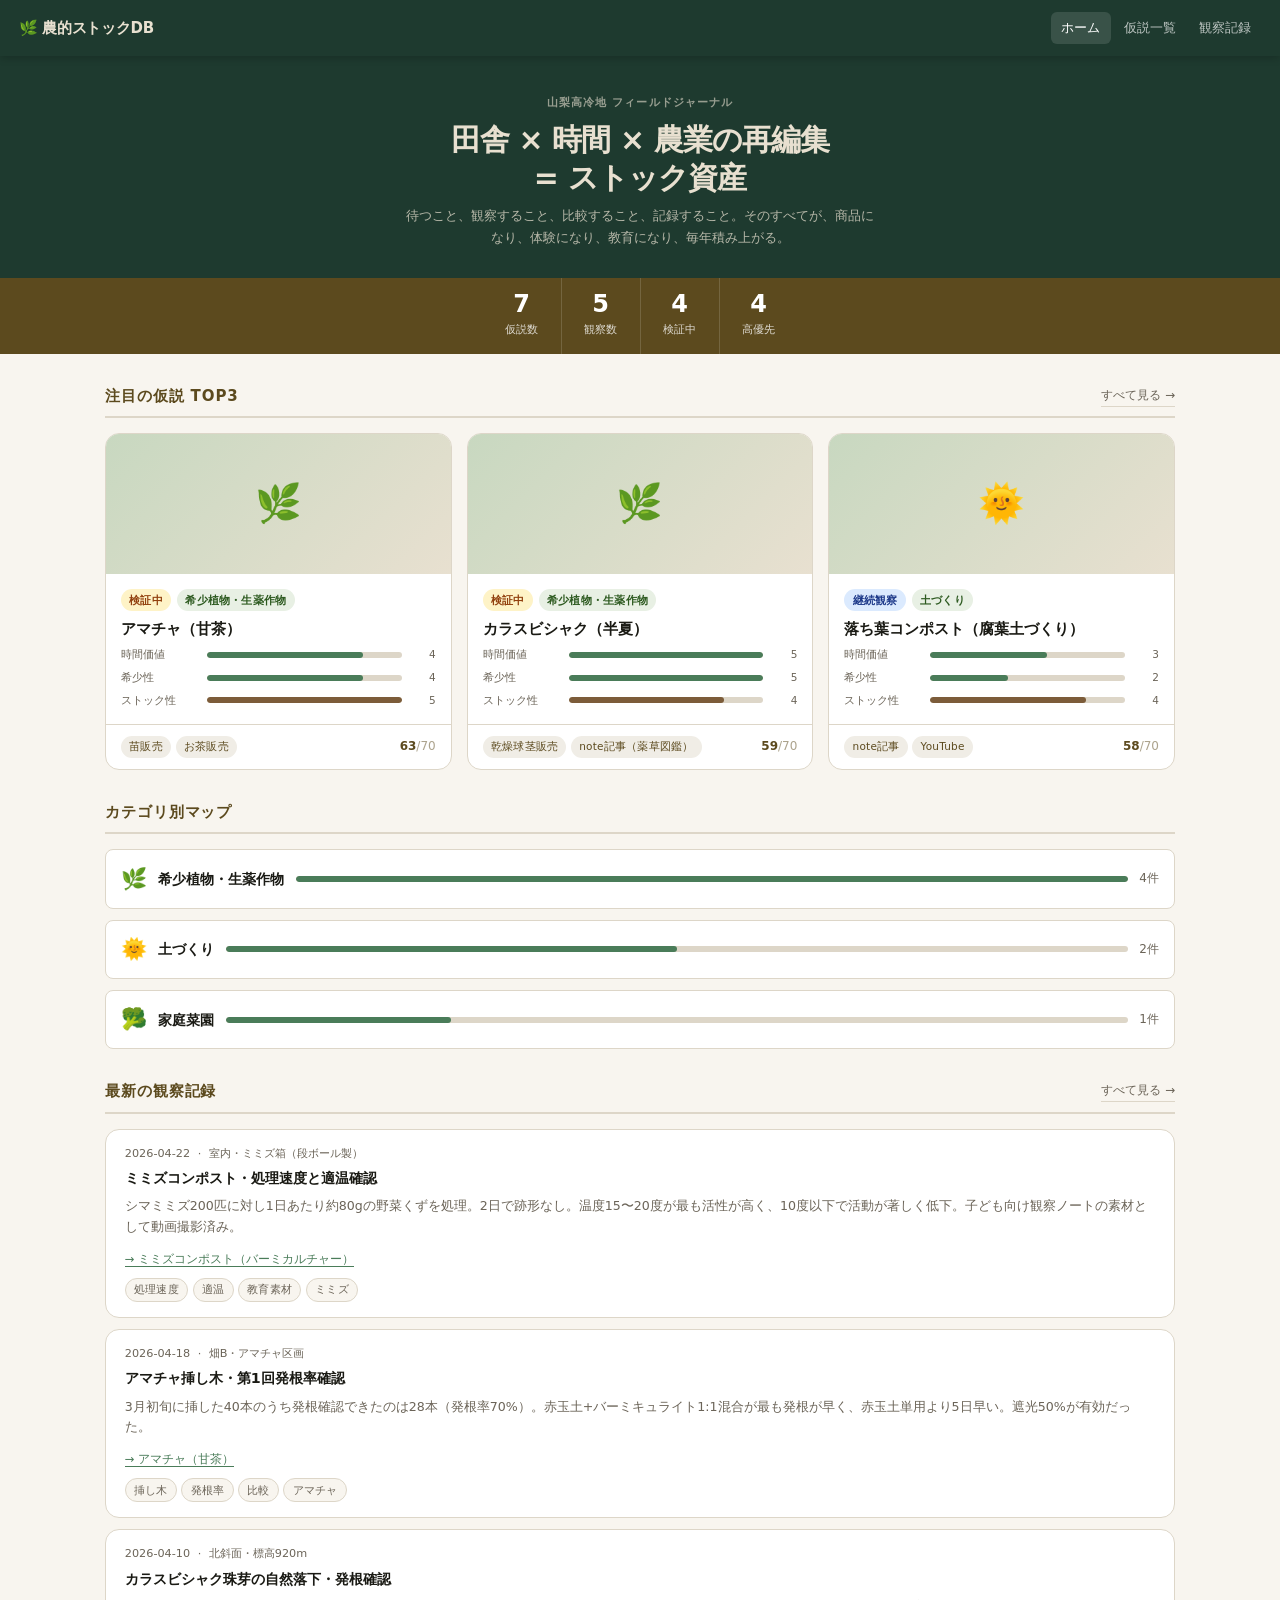
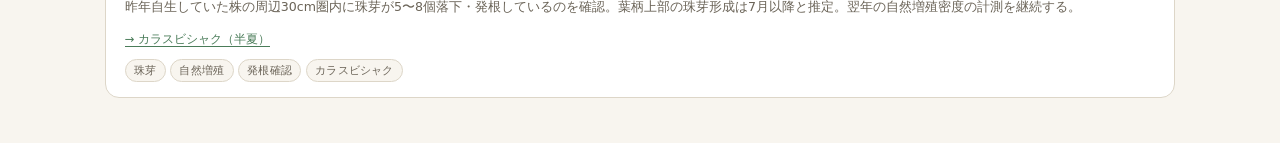
<file: index.html>
<!DOCTYPE html>
<html lang="ja">
<head>
  <meta charset="UTF-8">
  <meta name="viewport" content="width=device-width, initial-scale=1.0">
  <title>農的ストックビジネス仮説DB</title>
  <link rel="stylesheet" href="style.css">
</head>
<body>

<nav class="nav">
  <span class="nav__logo">&#x1F33F; 農的ストックDB</span>
  <div class="nav__links">
    <a href="index.html" class="nav__link nav__link--active">ホーム</a>
    <a href="hypotheses.html" class="nav__link">仮説一覧</a>
    <a href="observations.html" class="nav__link">観察記録</a>
  </div>
</nav>

<div class="hero">
  <p class="hero__eyebrow">山梨高冷地 フィールドジャーナル</p>
  <h1 class="hero__title">田舎 &times; 時間 &times; 農業の再編集<br>= ストック資産</h1>
  <p class="hero__sub">待つこと、観察すること、比較すること、記録すること。そのすべてが、商品になり、体験になり、教育になり、毎年積み上がる。</p>
</div>

<div class="stats-bar" id="statsBar"></div>

<div class="container page">

  <div class="section">
    <div class="section__header">
      <span class="section__title">注目の仮説 TOP3</span>
      <a href="hypotheses.html" class="section__link">すべて見る &rarr;</a>
    </div>
    <div class="grid-3" id="top3"></div>
  </div>

  <div class="section">
    <div class="section__header">
      <span class="section__title">カテゴリ別マップ</span>
    </div>
    <div class="cat-map" id="catMap"></div>
  </div>

  <div class="section">
    <div class="section__header">
      <span class="section__title">最新の観察記録</span>
      <a href="observations.html" class="section__link">すべて見る &rarr;</a>
    </div>
    <div style="display:flex;flex-direction:column;gap:0.75rem" id="recentObs"></div>
  </div>

</div>

<script src="data.js"></script>
<script>
var KEYS = { H:'saf_hypotheses', O:'saf_observations', INIT:'saf_initialized' };
function getH() { return JSON.parse(localStorage.getItem(KEYS.H)||'[]'); }
function getO() { return JSON.parse(localStorage.getItem(KEYS.O)||'[]'); }
if (!localStorage.getItem(KEYS.INIT)) {
  localStorage.setItem(KEYS.H, JSON.stringify(SAF_DATA.hypotheses));
  localStorage.setItem(KEYS.O, JSON.stringify(SAF_DATA.observations));
  localStorage.setItem(KEYS.INIT,'1');
}

function totalScore(h) { return Object.values(h.scores).reduce(function(s,v){return s+v;},0); }

var CAT_ICON = {'希少植物・生薬作物':'&#x1F33F;','土づくり':'&#x1F31E;','家庭菜園':'&#x1F966;'};
var STATUS_CLS = {'検証前':'badge--pre','検証中':'badge--verif','支持':'badge--sup','棄却':'badge--rej','継続観察':'badge--cont'};
function badge(s) { return '<span class="badge '+(STATUS_CLS[s]||'badge--pre')+'">'+ s +'</span>'; }

function stat(n, label) {
  return '<div class="stat-item"><span class="stat-item__number">'+n+'</span><span class="stat-item__label">'+label+'</span></div>';
}

var TOP_SCORES = [
  ['時間価値','timeValue','v'],
  ['希少性','rarity','v'],
  ['ストック性','stockability','b']
];
function miniBar(label, val, t) {
  return '<div class="mini-score">'
    +'<span class="mini-score__label">'+label+'</span>'
    +'<div class="mini-score__bar"><div class="mini-score__fill fill--'+t+'" style="width:'+(val/5*100)+'%"></div></div>'
    +'<span class="mini-score__val">'+val+'</span></div>';
}

function renderStats() {
  var hs=getH(), os=getO();
  document.getElementById('statsBar').innerHTML =
    stat(hs.length,'仮説数')+stat(os.length,'観察数')+
    stat(hs.filter(function(h){return h.status==='検証中';}).length,'検証中')+
    stat(hs.filter(function(h){return h.scores.priority>=4;}).length,'高優先');
}

function renderTop3() {
  var hs=getH();
  var top3=[].concat(hs).sort(function(a,b){return totalScore(b)-totalScore(a);}).slice(0,3);
  document.getElementById('top3').innerHTML = top3.map(function(h) {
    var ts=totalScore(h), icon=CAT_ICON[h.category]||'&#x1F331;';
    return '<a href="hypothesis-detail.html?id='+h.id+'" class="card card--link">'
      +'<div class="card__img">'+icon+'</div>'
      +'<div class="card__body">'
      +'<div class="card__meta">'+badge(h.status)+'<span class="badge badge--cat">'+h.category+'</span></div>'
      +'<div class="card__title">'+h.title+'</div>'
      +'<div class="mini-scores" style="margin-top:0.5rem">'
      +TOP_SCORES.map(function(x){return miniBar(x[0],h.scores[x[1]],x[2]);}).join('')
      +'</div></div>'
      +'<div class="card__footer">'
      +'<div class="badges">'+h.monetizationPaths.slice(0,2).map(function(p){return '<span class="badge badge--path">'+p+'</span>';}).join('')+'</div>'
      +'<span style="font-size:0.8rem;font-weight:700;color:var(--accent)">'+ts+'<span style="opacity:0.5;font-weight:400">/70</span></span>'
      +'</div></a>';
  }).join('');
}

function renderCatMap() {
  var hs=getH(), cats={};
  hs.forEach(function(h){ cats[h.category]=(cats[h.category]||0)+1; });
  var max=Math.max.apply(null,Object.values(cats).concat([1]));
  document.getElementById('catMap').innerHTML = Object.entries(cats).map(function(e) {
    return '<div class="cat-map__item">'
      +'<span style="font-size:1.4rem">'+(CAT_ICON[e[0]]||'&#x1F331;')+'</span>'
      +'<span class="cat-map__name">'+e[0]+'</span>'
      +'<div class="cat-map__bar"><div class="cat-map__fill" style="width:'+(e[1]/max*100).toFixed(0)+'%"></div></div>'
      +'<span class="cat-map__count">'+e[1]+'件</span></div>';
  }).join('');
}

function renderRecentObs() {
  var os=getO(), hs=getH();
  var recent=[].concat(os).sort(function(a,b){return b.date.localeCompare(a.date);}).slice(0,3);
  document.getElementById('recentObs').innerHTML = recent.length
    ? recent.map(function(o) {
        var h=hs.find(function(x){return x.id===o.hypothesisId;});
        return '<div class="obs-card">'
          +'<div class="obs-card__date-loc"><span>'+o.date+'</span><span>&middot;</span><span>'+o.location+'</span></div>'
          +'<div class="obs-card__title">'+o.title+'</div>'
          +'<div class="obs-card__content">'+o.content+'</div>'
          +(h?'<a href="hypothesis-detail.html?id='+h.id+'" class="obs-card__hyp-link">&rarr; '+h.title+'</a>':'')
          +'<div class="badges mt-1">'+o.tags.map(function(t){return '<span class="badge badge--tag">'+t+'</span>';}).join('')+'</div>'
          +'</div>';
      }).join('')
    : '<div class="empty">観察記録がありません</div>';
}

renderStats(); renderTop3(); renderCatMap(); renderRecentObs();
</script>
</body>
</html>
</file>
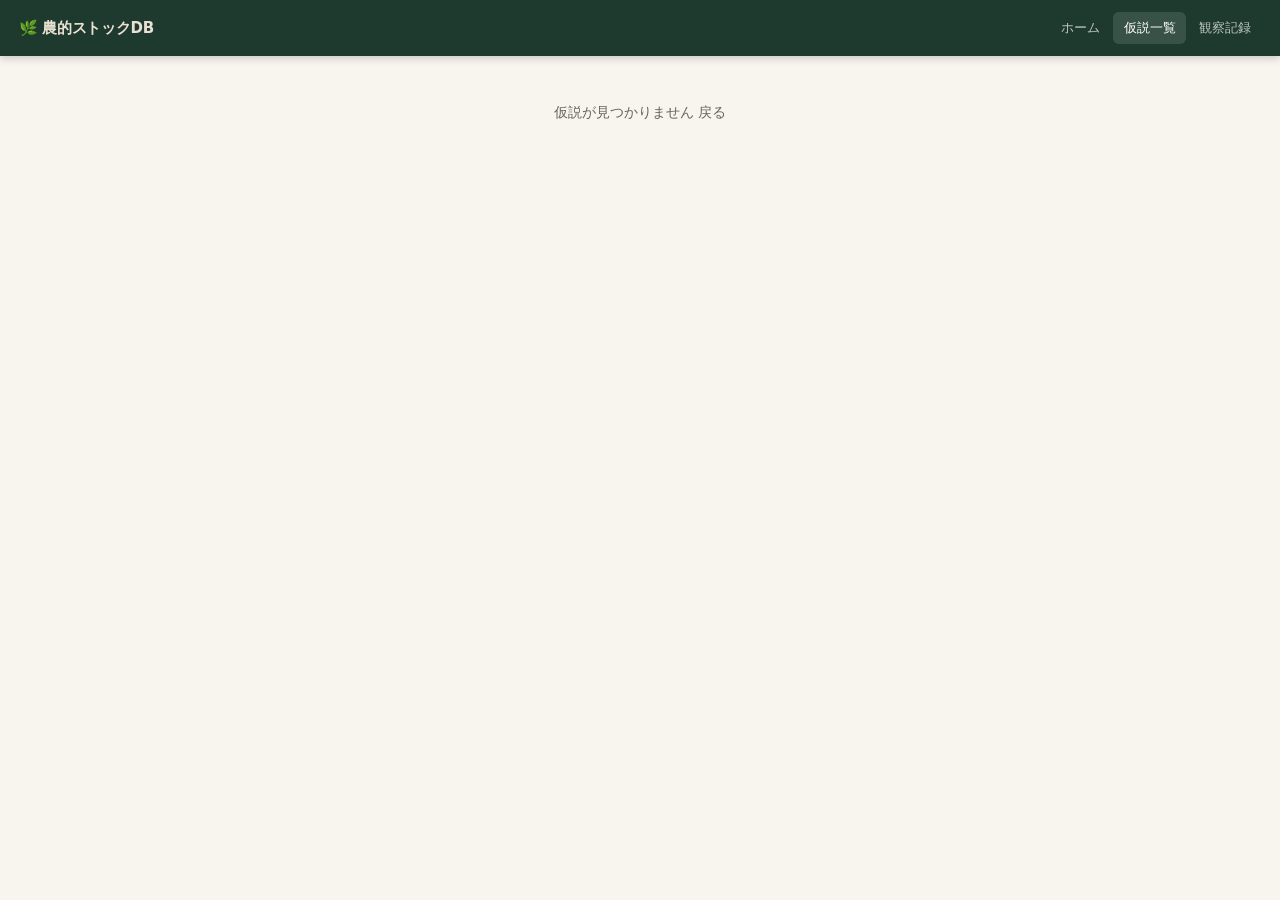
<file: hypothesis-detail.html>
<!DOCTYPE html>
<html lang="ja">
<head>
  <meta charset="UTF-8">
  <meta name="viewport" content="width=device-width, initial-scale=1.0">
  <title>仮説詳細 | 農的ストックDB</title>
  <link rel="stylesheet" href="style.css">
</head>
<body>

<nav class="nav">
  <a href="index.html" class="nav__logo">&#x1F33F; 農的ストックDB</a>
  <div class="nav__links">
    <a href="index.html" class="nav__link">ホーム</a>
    <a href="hypotheses.html" class="nav__link nav__link--active">仮説一覧</a>
    <a href="observations.html" class="nav__link">観察記録</a>
  </div>
</nav>

<div id="root"></div>

<script src="data.js"></script>
<script>
var KEYS = { H:'saf_hypotheses', O:'saf_observations', INIT:'saf_initialized' };
function getH() { return JSON.parse(localStorage.getItem(KEYS.H)||'[]'); }
function getO() { return JSON.parse(localStorage.getItem(KEYS.O)||'[]'); }
if (!localStorage.getItem(KEYS.INIT)) {
  localStorage.setItem(KEYS.H, JSON.stringify(SAF_DATA.hypotheses));
  localStorage.setItem(KEYS.O, JSON.stringify(SAF_DATA.observations));
  localStorage.setItem(KEYS.INIT,'1');
}

var id = new URLSearchParams(location.search).get('id');
var h = getH().find(function(x){return x.id===id;});

if (!h) {
  document.getElementById('root').innerHTML =
    '<div class="container"><div class="empty" style="padding-top:3rem">'
    +'仮説が見つかりません <a href="hypotheses.html">戻る</a></div></div>';
} else {
  document.title = h.title + ' | 農的ストックDB';

  function totalScore(h) { return Object.values(h.scores).reduce(function(s,v){return s+v;},0); }

  var STATUS_CLS = {'検証前':'badge--pre','検証中':'badge--verif','支持':'badge--sup','棄却':'badge--rej','継続観察':'badge--cont'};
  var CAT_ICON = {'希少植物・生薬作物':'&#x1F33F;','土づくり':'&#x1F31E;','家庭菜園':'&#x1F966;'};

  // 14項目スコアグループ定義
  var GROUPS = [
    {
      key:'v',
      title:'価値スコア（6項目 / 満点30点）',
      items:[['時間価値','timeValue'],['田舎価値','ruralValue'],['教育価値','educationalValue'],['希少性','rarity'],['ストーリー性','storyPotential'],['再現性','reproducibility']]
    },
    {
      key:'b',
      title:'ビジネスポテンシャル（5項目 / 満点25点）',
      items:[['ストック性','stockability'],['コンテンツ化しやすさ','contentEase'],['商品化しやすさ','productEase'],['体験化しやすさ','experienceEase'],['コミュニティ化しやすさ','communityEase']]
    },
    {
      key:'e',
      title:'実行指標（3項目 / 満点15点）',
      items:[['初期コスト（5=低）','initialCost'],['手間（5=低）','effort'],['優先度','priority']]
    }
  ];

  function scoreBar(label, val, type) {
    return '<div class="score-item">'
      +'<span class="score-item__label">'+label+'</span>'
      +'<div class="score-item__bar"><div class="score-item__fill fill--'+type+'" style="width:'+(val/5*100)+'%"></div></div>'
      +'<span class="score-item__val">'+val+'</span>'
      +'</div>';
  }

  var ts = totalScore(h);
  var obs = getO().filter(function(o){return o.hypothesisId===h.id;});
  var icon = CAT_ICON[h.category]||'&#x1F331;';
  var statusCls = STATUS_CLS[h.status]||'badge--pre';

  var html =
    // ---- 詳細ヘッダー ----
    '<div class="detail-header">'
    +'<div class="container">'
    +'<a href="hypotheses.html" class="back-link">&larr; 仮説一覧に戻る</a>'
    +'<div class="detail-header__meta">'
    +'<span class="badge '+statusCls+'">'+h.status+'</span>'
    +'<span class="badge badge--cat">'+h.category+'</span>'
    +(h.startDate?'<span style="font-size:0.75rem;opacity:0.6">開始: '+h.startDate+'</span>':'')
    +'</div>'
    +'<h1 class="detail-header__title">'+icon+' '+h.title+'</h1>'
    +'</div></div>'

    // ---- 本文グリッド ----
    +'<div class="container page">'
    +'<div class="grid-2" style="gap:2rem">'

    // 左カラム
    +'<div>'
    +'<div class="detail-section"><h3>概要・背景</h3><p>'+h.description+'</p></div>'
    +'<div class="detail-section"><h3>検証項目</h3>'
    +'<ul class="checklist">'
    +(h.verificationItems||[]).map(function(v){
        return '<li class="checklist__item"><span class="checklist__icon">□</span><span>'+v+'</span></li>';
      }).join('')
    +'</ul></div>'
    +'<div class="detail-section"><h3>収益化パス</h3>'
    +'<div class="badges">'
    +(h.monetizationPaths||[]).map(function(p){return '<span class="badge badge--path">'+p+'</span>';}).join('')
    +'</div></div>'
    +(h.notes?'<div class="detail-section"><h3>メモ・補足</h3><p>'+h.notes+'</p></div>':'')
    +'</div>'

    // 右カラム: 14項目スコア
    +'<div>'
    +'<div class="total-score-box">'
    +'<div class="total-score-box__label">14項目総合スコア</div>'
    +'<div class="total-score-box__value">'+ts+'<span class="total-score-box__max">/70</span></div>'
    +'</div>'
    +GROUPS.map(function(g){
        return '<div class="score-group">'
          +'<div class="score-group__title">'+g.title+'</div>'
          +g.items.map(function(item){return scoreBar(item[0],h.scores[item[1]],g.key);}).join('')
          +'</div>';
      }).join('')
    +'</div>'

    +'</div>' // grid-2

    // 関連観察記録
    +'<hr class="divider">'
    +'<div class="section">'
    +'<div class="section__header">'
    +'<span class="section__title">関連観察記録 ('+obs.length+'件)</span>'
    +'<a href="observations.html" class="section__link">観察記録へ &rarr;</a>'
    +'</div>'
    +(obs.length
      ? '<div style="display:flex;flex-direction:column;gap:0.75rem">'
        +obs.sort(function(a,b){return b.date.localeCompare(a.date);}).map(function(o){
            return '<div class="obs-card">'
              +'<div class="obs-card__date-loc"><span>'+o.date+'</span><span>&middot;</span><span>'+o.location+'</span></div>'
              +'<div class="obs-card__title">'+o.title+'</div>'
              +'<div class="obs-card__content">'+o.content+'</div>'
              +'<div class="badges mt-1">'+o.tags.map(function(t){return '<span class="badge badge--tag">'+t+'</span>';}).join('')+'</div>'
              +'</div>';
          }).join('')+'</div>'
      : '<div class="empty">観察記録がありません</div>')
    +'</div>'
    +'</div>'; // container

  document.getElementById('root').innerHTML = html;
}
</script>
</body>
</html>
</file>
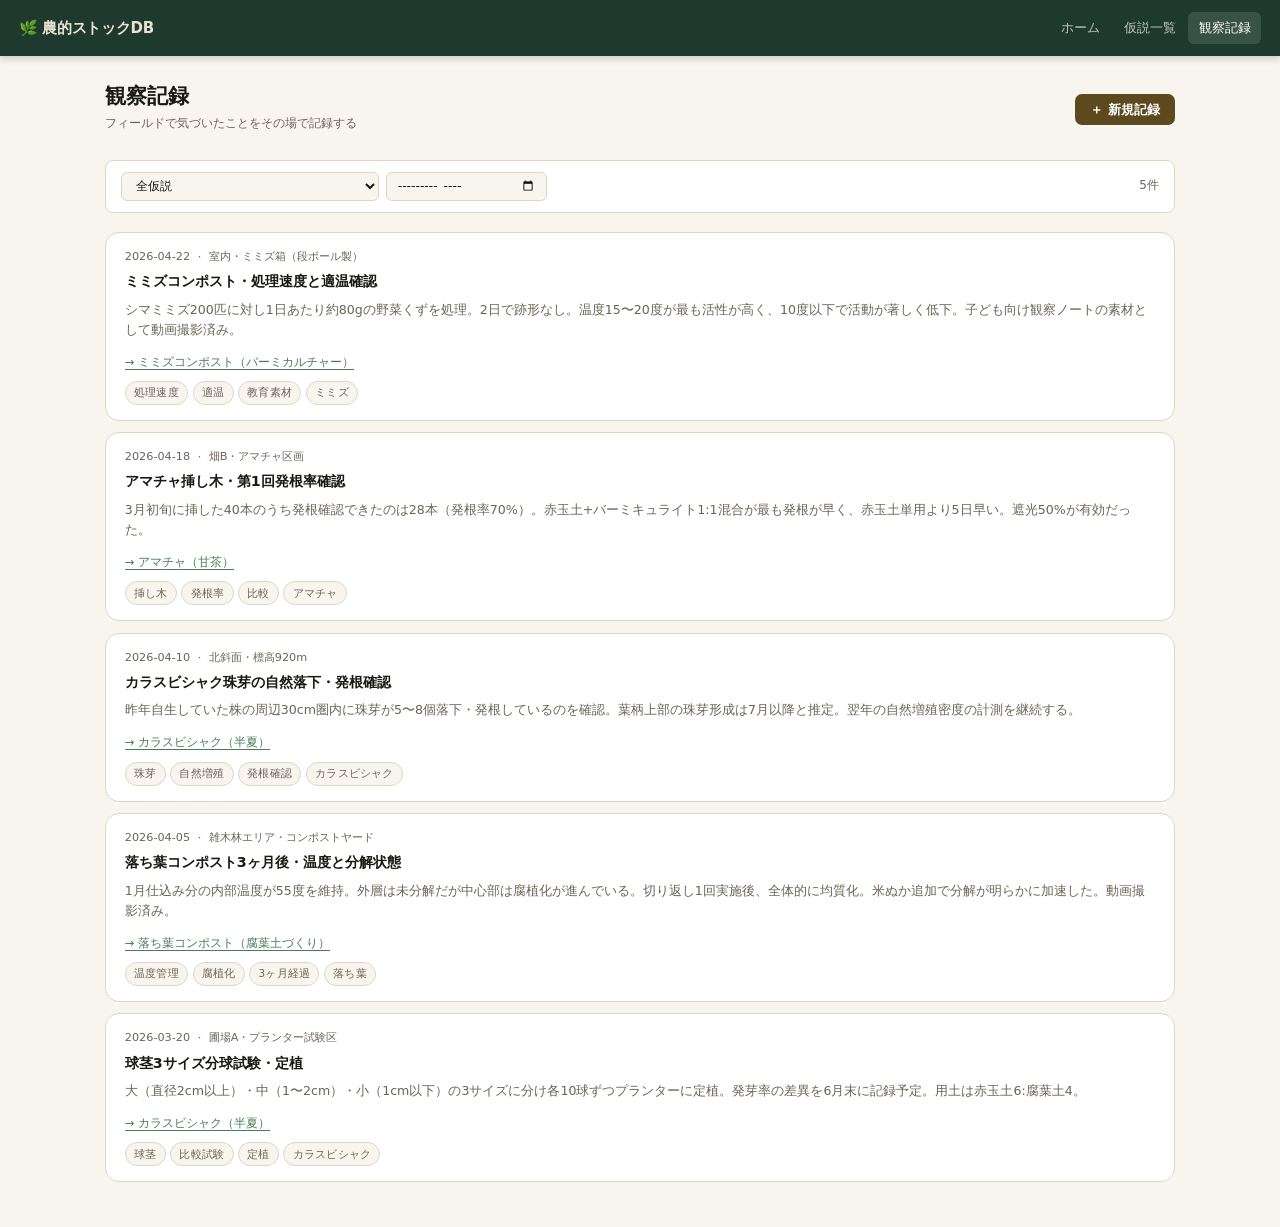
<file: observations.html>
<!DOCTYPE html>
<html lang="ja">
<head>
  <meta charset="UTF-8">
  <meta name="viewport" content="width=device-width, initial-scale=1.0">
  <title>観察記録 | 農的ストックDB</title>
  <link rel="stylesheet" href="style.css">
</head>
<body>

<nav class="nav">
  <a href="index.html" class="nav__logo">&#x1F33F; 農的ストックDB</a>
  <div class="nav__links">
    <a href="index.html" class="nav__link">ホーム</a>
    <a href="hypotheses.html" class="nav__link">仮説一覧</a>
    <a href="observations.html" class="nav__link nav__link--active">観察記録</a>
  </div>
</nav>

<div class="container page">
  <div class="page-header">
    <div>
      <h1>観察記録</h1>
      <p class="page-subtitle">フィールドで気づいたことをその場で記録する</p>
    </div>
    <button class="btn btn--primary" id="btnAdd">＋ 新規記録</button>
  </div>

  <div class="filter-bar">
    <select id="filterHyp" class="form-control" style="width:auto">
      <option value="">全仮説</option>
    </select>
    <input type="month" id="filterMonth" class="form-control" style="width:auto">
    <span class="filter-count" id="filterCount"></span>
  </div>

  <div style="display:flex;flex-direction:column;gap:0.75rem" id="list"></div>
</div>

<!-- 新規記録モーダル -->
<div class="modal-overlay" id="modalOverlay" hidden>
  <div class="modal">
    <div class="modal__header">
      <h2>観察記録を追加</h2>
      <button class="modal__close" id="btnClose">&times;</button>
    </div>
    <div class="modal__body">
      <form id="obsForm">
        <div class="form-group">
          <label class="form-label">関連仮説</label>
          <select name="hypothesisId" id="hypSelect" class="form-control">
            <option value="">なし</option>
          </select>
        </div>
        <div style="display:grid;grid-template-columns:1fr 1fr;gap:0.75rem">
          <div class="form-group">
            <label class="form-label">日付 *</label>
            <input type="date" name="date" class="form-control" required>
          </div>
          <div class="form-group">
            <label class="form-label">場所</label>
            <input type="text" name="location" class="form-control" placeholder="例: 北斜面・標高920m">
          </div>
        </div>
        <div class="form-group">
          <label class="form-label">タイトル *</label>
          <input type="text" name="title" class="form-control" required placeholder="例: 珠芽の発根確認">
        </div>
        <div class="form-group">
          <label class="form-label">内容</label>
          <textarea name="content" class="form-control" rows="4" placeholder="観察したこと、測定値、気づきなどを記録"></textarea>
        </div>
        <div class="form-group">
          <label class="form-label">タグ（カンマ区切り）</label>
          <input type="text" name="tags" class="form-control" placeholder="例: 珠芽, 発根確認">
        </div>
      </form>
    </div>
    <div class="modal__footer">
      <button class="btn btn--ghost" id="btnCancel">キャンセル</button>
      <button class="btn btn--primary" id="btnSave">保存する</button>
    </div>
  </div>
</div>

<script src="data.js"></script>
<script>
var KEYS = { H:'saf_hypotheses', O:'saf_observations', INIT:'saf_initialized' };
function getH() { return JSON.parse(localStorage.getItem(KEYS.H)||'[]'); }
function getO() { return JSON.parse(localStorage.getItem(KEYS.O)||'[]'); }
function saveO(d) { localStorage.setItem(KEYS.O, JSON.stringify(d)); }
if (!localStorage.getItem(KEYS.INIT)) {
  localStorage.setItem(KEYS.H, JSON.stringify(SAF_DATA.hypotheses));
  localStorage.setItem(KEYS.O, JSON.stringify(SAF_DATA.observations));
  localStorage.setItem(KEYS.INIT,'1');
}

function genId() { return 'o'+Date.now().toString(36)+Math.random().toString(36).slice(2,5); }

function buildFilterOptions() {
  var hs = getH();
  var sel = document.getElementById('filterHyp');
  sel.innerHTML = '<option value="">全仮説</option>'
    +hs.map(function(h){return '<option value="'+h.id+'">'+h.title+'</option>';}).join('');
}

function buildHypOptions() {
  var hs = getH();
  document.getElementById('hypSelect').innerHTML = '<option value="">なし</option>'
    +hs.map(function(h){return '<option value="'+h.id+'">'+h.title+'</option>';}).join('');
}

function render() {
  var hypId = document.getElementById('filterHyp').value;
  var month = document.getElementById('filterMonth').value;
  var hs = getH();
  var os = getO().sort(function(a,b){return b.date.localeCompare(a.date);});
  if (hypId) os = os.filter(function(o){return o.hypothesisId===hypId;});
  if (month) os = os.filter(function(o){return o.date&&o.date.startsWith(month);});
  document.getElementById('filterCount').textContent = os.length+'件';
  document.getElementById('list').innerHTML = os.length
    ? os.map(function(o) {
        var h = hs.find(function(x){return x.id===o.hypothesisId;});
        return '<div class="obs-card">'
          +'<div class="obs-card__date-loc"><span>'+(o.date||'')+'</span><span>&middot;</span><span>'+(o.location||'')+'</span></div>'
          +'<div class="obs-card__title">'+o.title+'</div>'
          +'<div class="obs-card__content">'+(o.content||'')+'</div>'
          +(h?'<a href="hypothesis-detail.html?id='+h.id+'" class="obs-card__hyp-link">&rarr; '+h.title+'</a>':'')
          +'<div class="badges mt-1">'+(o.tags||[]).map(function(t){return '<span class="badge badge--tag">'+t+'</span>';}).join('')+'</div>'
          +'</div>';
      }).join('')
    : '<div class="empty">観察記録がありません。「＋ 新規記録」から追加できます。</div>';
}

function openModal() {
  buildHypOptions();
  document.getElementById('obsForm').reset();
  document.querySelector('[name="date"]').valueAsDate = new Date();
  document.getElementById('modalOverlay').removeAttribute('hidden');
}
function closeModal() {
  document.getElementById('modalOverlay').setAttribute('hidden','');
}

document.getElementById('btnAdd').addEventListener('click', openModal);
document.getElementById('btnClose').addEventListener('click', closeModal);
document.getElementById('btnCancel').addEventListener('click', closeModal);
document.getElementById('modalOverlay').addEventListener('click', function(e){
  if (e.target===e.currentTarget) closeModal();
});

document.getElementById('btnSave').addEventListener('click', function(){
  var form = document.getElementById('obsForm');
  if (!form.reportValidity()) return;
  var fd = new FormData(form);
  var ob = {
    id: genId(),
    hypothesisId: fd.get('hypothesisId')||null,
    date: fd.get('date'),
    location: fd.get('location'),
    title: fd.get('title'),
    content: fd.get('content'),
    tags: fd.get('tags').split(',').map(function(t){return t.trim();}).filter(Boolean),
    createdAt: new Date().toISOString()
  };
  var all = getO();
  all.unshift(ob);
  saveO(all);
  closeModal();
  render();
});

['filterHyp','filterMonth'].forEach(function(id){
  document.getElementById(id).addEventListener('change', render);
});
buildFilterOptions();
render();
</script>
</body>
</html>
</file>
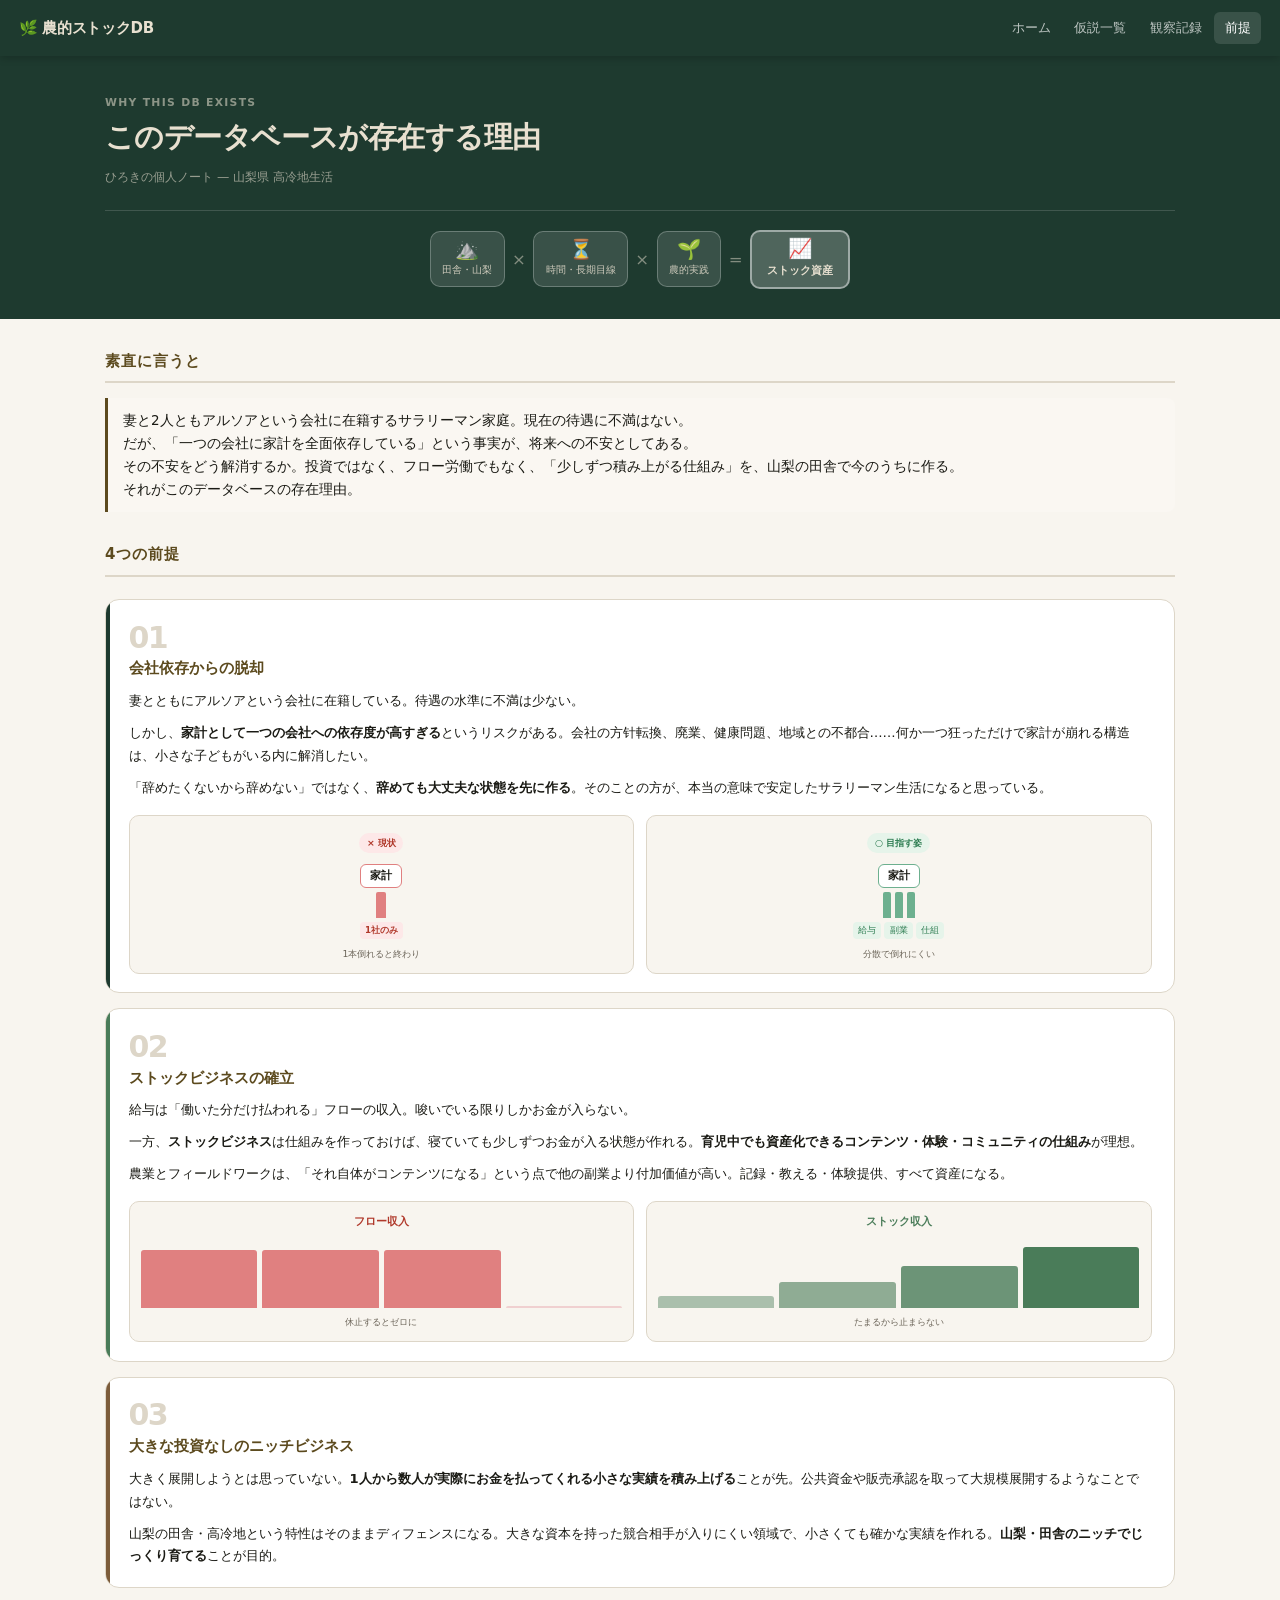
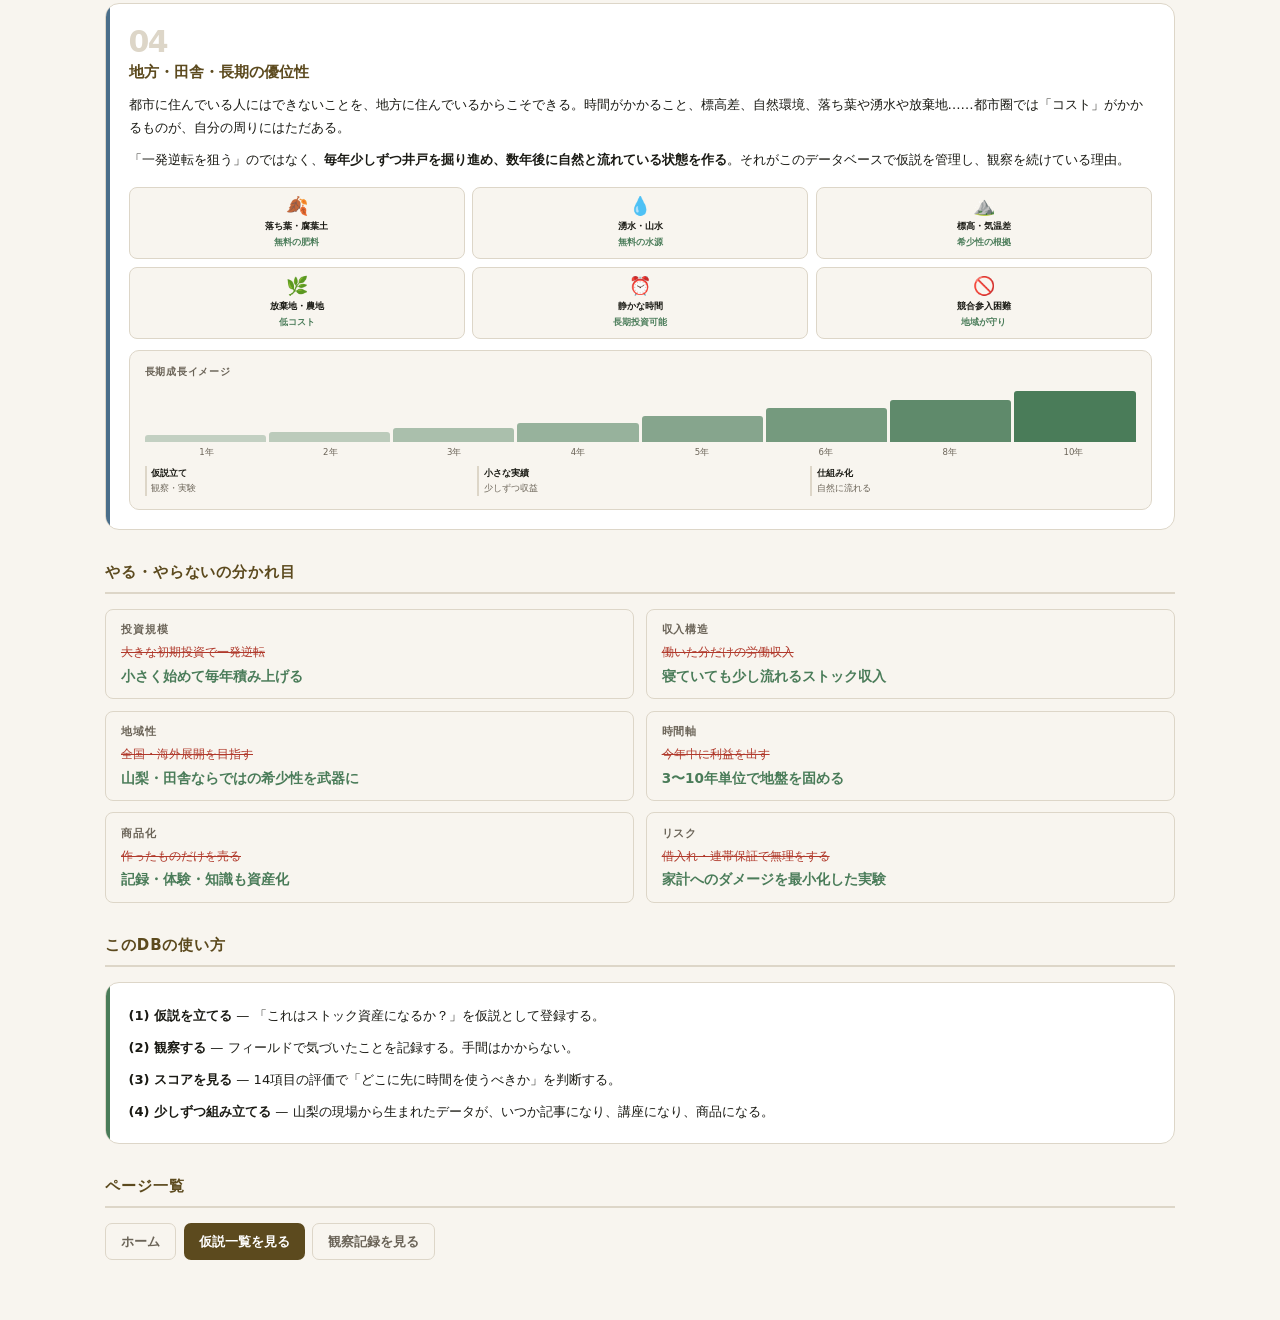
<file: premise.html>
<!DOCTYPE html>
<html lang="ja">
<head>
  <meta charset="UTF-8">
  <meta name="viewport" content="width=device-width, initial-scale=1.0">
  <title>&#x524d;&#x63d0;&#x3068;&#x601d;&#x60f3; | &#x8fb2;&#x7684;&#x30b9;&#x30c8;&#x30c3;&#x30af;DB</title>
  <link rel="stylesheet" href="style.css">
  <style>
    .premise-hero {
      background: var(--header);
      color: #e8e0d0;
      padding: 2.5rem 1.25rem 2rem;
    }
    .premise-hero__label {
      font-size: 0.72rem; font-weight: 700; letter-spacing: 0.12em;
      text-transform: uppercase; color: rgba(232,224,208,0.55); margin-bottom: 0.5rem;
    }
    .premise-hero__title {
      font-size: clamp(1.3rem, 3.5vw, 1.9rem); font-weight: 800;
      line-height: 1.3; margin-bottom: 0.75rem; letter-spacing: -0.02em;
    }
    .premise-hero__author { font-size: 0.82rem; color: rgba(232,224,208,0.6); }

    /* hero equation */
    .hero-eq {
      display: flex; align-items: center; justify-content: center;
      flex-wrap: wrap; gap: 0.5rem;
      margin-top: 1.5rem; padding-top: 1.25rem;
      border-top: 1px solid rgba(255,255,255,0.15);
    }
    .eq-term {
      background: rgba(255,255,255,0.12);
      border: 1px solid rgba(255,255,255,0.25);
      border-radius: 10px; padding: 0.5rem 0.75rem; text-align: center; min-width: 62px;
    }
    .eq-term__icon { font-size: 1.3rem; line-height: 1; display: block; }
    .eq-term__text { font-size: 0.66rem; margin-top: 0.2rem; opacity: 0.85; display: block; }
    .eq-op { font-size: 1.1rem; opacity: 0.5; }
    .eq-result {
      background: rgba(255,255,255,0.22); border: 2px solid rgba(255,255,255,0.45);
      border-radius: 10px; padding: 0.5rem 1rem; text-align: center;
    }
    .eq-result__icon { font-size: 1.3rem; line-height: 1; display: block; }
    .eq-result__text { font-size: 0.72rem; font-weight: 700; margin-top: 0.2rem; display: block; }

    /* premise cards */
    .premise-card {
      background: var(--card); border: 1px solid var(--border);
      border-radius: 14px; padding: 1.5rem 1.5rem 1.25rem;
      position: relative; overflow: hidden;
    }
    .premise-card::before {
      content: ''; position: absolute; top: 0; left: 0; width: 4px; height: 100%;
    }
    .premise-card--v::before { background: var(--score-v); }
    .premise-card--b::before { background: var(--score-b); }
    .premise-card--e::before { background: var(--score-e); }
    .premise-card--h::before { background: var(--header); }
    .premise-card__num {
      font-size: 2rem; font-weight: 900; line-height: 1;
      color: var(--border); margin-bottom: 0.25rem; letter-spacing: -0.05em;
    }
    .premise-card__title { font-size: 1rem; font-weight: 700; margin-bottom: 0.6rem; color: var(--accent); }
    .premise-card__body { font-size: 0.875rem; line-height: 1.75; color: var(--text); }
    .premise-card__body p + p { margin-top: 0.6rem; }
    .premise-cards { display: flex; flex-direction: column; gap: 1rem; margin-top: 1.5rem; }

    /* risk diagram */
    .risk-diagram { display: grid; grid-template-columns: 1fr 1fr; gap: 0.75rem; margin-top: 1rem; }
    .risk-panel {
      background: var(--bg); border: 1px solid var(--border);
      border-radius: 10px; padding: 0.875rem 0.75rem 0.75rem; text-align: center;
    }
    .risk-badge {
      display: inline-block; font-size: 0.62rem; font-weight: 700;
      padding: 0.15rem 0.5rem; border-radius: 20px; margin-bottom: 0.6rem;
    }
    .risk-panel--bad .risk-badge { background: #fde8e8; color: #b0392b; }
    .risk-panel--good .risk-badge { background: #e6f4ea; color: #2e7d52; }
    .risk-house {
      display: inline-block; background: var(--card); border: 1.5px solid var(--border);
      border-radius: 6px; padding: 0.15rem 0.6rem; font-size: 0.72rem; font-weight: 700;
    }
    .risk-house--bad { border-color: #e08080; }
    .risk-house--good { border-color: #6db08f; }
    .risk-stems { display: flex; justify-content: center; gap: 4px; margin: 4px 0; height: 26px; }
    .risk-stem { border-radius: 2px 2px 0 0; width: 8px; }
    .risk-stem--bad { background: #e08080; width: 10px; }
    .risk-stem--good { background: #6db08f; }
    .risk-bases { display: flex; justify-content: center; gap: 3px; }
    .risk-base {
      font-size: 0.58rem; border-radius: 4px; padding: 0.1rem 0.35rem;
    }
    .risk-base--bad { background: #fde8e8; color: #b0392b; font-weight: 700; }
    .risk-base--good { background: #e6f4ea; color: #2e7d52; }
    .risk-note { font-size: 0.62rem; color: var(--muted); margin-top: 0.45rem; }

    /* income chart */
    .income-compare { display: grid; grid-template-columns: 1fr 1fr; gap: 0.75rem; margin-top: 1rem; }
    .income-panel {
      background: var(--bg); border: 1px solid var(--border);
      border-radius: 10px; padding: 0.75rem;
    }
    .income-panel__title { font-size: 0.72rem; font-weight: 700; text-align: center; margin-bottom: 0.6rem; }
    .income-bars { display: flex; align-items: flex-end; height: 68px; gap: 5px; }
    .income-bar { flex: 1; border-radius: 3px 3px 0 0; min-height: 2px; }
    .income-note { font-size: 0.62rem; text-align: center; margin-top: 0.4rem; color: var(--muted); }

    /* resource grid */
    .resource-grid {
      display: grid; grid-template-columns: repeat(3, 1fr);
      gap: 0.5rem; margin-top: 1rem;
    }
    .resource-item {
      background: var(--bg); border: 1px solid var(--border);
      border-radius: 8px; padding: 0.6rem 0.35rem; text-align: center;
    }
    .resource-item__icon { font-size: 1.2rem; line-height: 1; }
    .resource-item__name { font-size: 0.62rem; font-weight: 600; margin-top: 0.2rem; color: var(--text); }
    .resource-item__tag { font-size: 0.58rem; color: var(--score-v); margin-top: 0.1rem; font-weight: 600; }

    /* growth timeline */
    .growth-timeline {
      background: var(--bg); border: 1px solid var(--border);
      border-radius: 10px; padding: 0.875rem 1rem; margin-top: 0.75rem;
    }
    .growth-timeline__title {
      font-size: 0.66rem; font-weight: 700; text-transform: uppercase;
      letter-spacing: 0.08em; color: var(--muted); margin-bottom: 0.6rem;
    }
    .growth-track { display: flex; align-items: flex-end; gap: 3px; height: 52px; }
    .growth-bar { flex: 1; background: var(--score-v); border-radius: 3px 3px 0 0; }
    .growth-labels { display: flex; margin-top: 3px; }
    .growth-label { flex: 1; font-size: 0.57rem; color: var(--muted); text-align: center; }
    .growth-phases { display: flex; gap: 0.5rem; margin-top: 0.5rem; }
    .growth-phase {
      flex: 1; font-size: 0.6rem; color: var(--muted);
      border-left: 2px solid var(--border); padding-left: 0.3rem;
    }
    .growth-phase span { display: block; color: var(--text); font-weight: 600; }

    /* mindset */
    .mindset-grid { display: grid; grid-template-columns: 1fr 1fr; gap: 0.75rem; margin-top: 1rem; }
    @media (max-width: 480px) { .mindset-grid { grid-template-columns: 1fr; } }
    .mindset-item {
      background: var(--bg); border: 1px solid var(--border);
      border-radius: 8px; padding: 0.75rem 1rem;
    }
    .mindset-item__label {
      font-size: 0.7rem; font-weight: 700; text-transform: uppercase;
      letter-spacing: 0.08em; color: var(--muted); margin-bottom: 0.25rem;
    }
    .mindset-item__not { font-size: 0.82rem; color: #b0392b; text-decoration: line-through; margin-bottom: 0.15rem; }
    .mindset-item__yes { font-size: 0.9rem; font-weight: 600; color: var(--score-v); }

    .blockquote {
      border-left: 3px solid var(--accent); padding: 0.75rem 1rem;
      background: #faf7f2; border-radius: 0 8px 8px 0;
      font-size: 0.9rem; line-height: 1.7; color: var(--text); margin: 1rem 0;
    }
  </style>
</head>
<body>

<nav class="nav">
  <a href="index.html" class="nav__logo">&#x1F33F; &#x8fb2;&#x7684;&#x30b9;&#x30c8;&#x30c3;&#x30af;DB</a>
  <div class="nav__links">
    <a href="index.html" class="nav__link">&#x30db;&#x30fc;&#x30e0;</a>
    <a href="hypotheses.html" class="nav__link">&#x4eee;&#x8aac;&#x4e00;&#x89a7;</a>
    <a href="observations.html" class="nav__link">&#x89b3;&#x5bdf;&#x8a18;&#x9332;</a>
    <a href="premise.html" class="nav__link nav__link--active">&#x524d;&#x63d0;</a>
  </div>
</nav>

<div class="premise-hero">
  <div class="container">
    <p class="premise-hero__label">Why this DB exists</p>
    <h1 class="premise-hero__title">&#x3053;&#x306e;&#x30c7;&#x30fc;&#x30bf;&#x30d9;&#x30fc;&#x30b9;&#x304c;&#x5b58;&#x5728;&#x3059;&#x308b;&#x7406;&#x7531;</h1>
    <p class="premise-hero__author">&#x3072;&#x308d;&#x304d;&#x306e;&#x500b;&#x4eba;&#x30ce;&#x30fc;&#x30c8; &mdash; &#x5c71;&#x68a8;&#x770c; &#x9ad8;&#x51b7;&#x5730;&#x751f;&#x6d3b;</p>
    <div class="hero-eq">
      <div class="eq-term">
        <span class="eq-term__icon">&#x26f0;&#xfe0f;</span>
        <span class="eq-term__text">&#x7530;&#x820e;&#x30fb;&#x5c71;&#x68a8;</span>
      </div>
      <span class="eq-op">&times;</span>
      <div class="eq-term">
        <span class="eq-term__icon">&#x23f3;</span>
        <span class="eq-term__text">&#x6642;&#x9593;&#x30fb;&#x9577;&#x671f;&#x76ee;&#x7dda;</span>
      </div>
      <span class="eq-op">&times;</span>
      <div class="eq-term">
        <span class="eq-term__icon">&#x1f331;</span>
        <span class="eq-term__text">&#x8fb2;&#x7684;&#x5b9f;&#x8df5;</span>
      </div>
      <span class="eq-op">=</span>
      <div class="eq-result">
        <span class="eq-result__icon">&#x1f4c8;</span>
        <span class="eq-result__text">&#x30b9;&#x30c8;&#x30c3;&#x30af;&#x8cc7;&#x7523;</span>
      </div>
    </div>
  </div>
</div>

<div class="container page">

  <div class="section">
    <div class="section__header"><span class="section__title">&#x7d20;&#x76f4;&#x306b;&#x8a00;&#x3046;&#x3068;</span></div>
    <div class="blockquote">
      &#x59bb;&#x3068;2&#x4eba;&#x3068;&#x3082;&#x30a2;&#x30eb;&#x30bd;&#x30a2;&#x3068;&#x3044;&#x3046;&#x4f1a;&#x793e;&#x306b;&#x5728;&#x7c4d;&#x3059;&#x308b;&#x30b5;&#x30e9;&#x30ea;&#x30fc;&#x30de;&#x30f3;&#x5bb6;&#x5ead;&#x3002;&#x73fe;&#x5728;&#x306e;&#x5f85;&#x9047;&#x306b;&#x4e0d;&#x6e80;&#x306f;&#x306a;&#x3044;&#x3002;<br>
      &#x3060;&#x304c;&#x3001;&#x300c;&#x4e00;&#x3064;&#x306e;&#x4f1a;&#x793e;&#x306b;&#x5bb6;&#x8a08;&#x3092;&#x5168;&#x9762;&#x4f9d;&#x5b58;&#x3057;&#x3066;&#x3044;&#x308b;&#x300d;&#x3068;&#x3044;&#x3046;&#x4e8b;&#x5b9f;&#x304c;&#x3001;&#x5c06;&#x6765;&#x3078;&#x306e;&#x4e0d;&#x5b89;&#x3068;&#x3057;&#x3066;&#x3042;&#x308b;&#x3002;<br>
      &#x305d;&#x306e;&#x4e0d;&#x5b89;&#x3092;&#x3069;&#x3046;&#x89e3;&#x6d88;&#x3059;&#x308b;&#x304b;&#x3002;&#x6295;&#x8cc7;&#x3067;&#x306f;&#x306a;&#x304f;&#x3001;&#x30d5;&#x30ed;&#x30fc;&#x52b4;&#x50cd;&#x3067;&#x3082;&#x306a;&#x304f;&#x3001;&#x300c;&#x5c11;&#x3057;&#x305a;&#x3064;&#x7a4d;&#x307f;&#x4e0a;&#x304c;&#x308b;&#x4ed5;&#x7d44;&#x307f;&#x300d;&#x3092;&#x3001;&#x5c71;&#x68a8;&#x306e;&#x7530;&#x820e;&#x3067;&#x4eca;&#x306e;&#x3046;&#x3061;&#x306b;&#x4f5c;&#x308b;&#x3002;<br>
      &#x305d;&#x308c;&#x304c;&#x3053;&#x306e;&#x30c7;&#x30fc;&#x30bf;&#x30d9;&#x30fc;&#x30b9;&#x306e;&#x5b58;&#x5728;&#x7406;&#x7531;&#x3002;
    </div>
  </div>

  <div class="section">
    <div class="section__header"><span class="section__title">4&#x3064;&#x306e;&#x524d;&#x63d0;</span></div>
    <div class="premise-cards">

      <!-- 01 -->
      <div class="premise-card premise-card--h">
        <div class="premise-card__num">01</div>
        <div class="premise-card__title">&#x4f1a;&#x793e;&#x4f9d;&#x5b58;&#x304b;&#x3089;&#x306e;&#x8131;&#x5374;</div>
        <div class="premise-card__body">
          <p>&#x59bb;&#x3068;&#x3068;&#x3082;&#x306b;&#x30a2;&#x30eb;&#x30bd;&#x30a2;&#x3068;&#x3044;&#x3046;&#x4f1a;&#x793e;&#x306b;&#x5728;&#x7c4d;&#x3057;&#x3066;&#x3044;&#x308b;&#x3002;&#x5f85;&#x9047;&#x306e;&#x6c34;&#x6e96;&#x306b;&#x4e0d;&#x6e80;&#x306f;&#x5c11;&#x306a;&#x3044;&#x3002;</p>
          <p>&#x3057;&#x304b;&#x3057;&#x3001;<strong>&#x5bb6;&#x8a08;&#x3068;&#x3057;&#x3066;&#x4e00;&#x3064;&#x306e;&#x4f1a;&#x793e;&#x3078;&#x306e;&#x4f9d;&#x5b58;&#x5ea6;&#x304c;&#x9ad8;&#x3059;&#x304e;&#x308b;</strong>&#x3068;&#x3044;&#x3046;&#x30ea;&#x30b9;&#x30af;&#x304c;&#x3042;&#x308b;&#x3002;&#x4f1a;&#x793e;&#x306e;&#x65b9;&#x9488;&#x8ee2;&#x63db;&#x3001;&#x5ec3;&#x696d;&#x3001;&#x5065;&#x5eb7;&#x554f;&#x984c;&#x3001;&#x5730;&#x57df;&#x3068;&#x306e;&#x4e0d;&#x90fd;&#x5408;&#x2026;&#x2026;&#x4f55;&#x304b;&#x4e00;&#x3064;&#x72c2;&#x3063;&#x305f;&#x3060;&#x3051;&#x3067;&#x5bb6;&#x8a08;&#x304c;&#x5d29;&#x308c;&#x308b;&#x69cb;&#x9020;&#x306f;&#x3001;&#x5c0f;&#x3055;&#x306a;&#x5b50;&#x3069;&#x3082;&#x304c;&#x3044;&#x308b;&#x5185;&#x306b;&#x89e3;&#x6d88;&#x3057;&#x305f;&#x3044;&#x3002;</p>
          <p>&#x300c;&#x8f9e;&#x3081;&#x305f;&#x304f;&#x306a;&#x3044;&#x304b;&#x3089;&#x8f9e;&#x3081;&#x306a;&#x3044;&#x300d;&#x3067;&#x306f;&#x306a;&#x304f;&#x3001;<strong>&#x8f9e;&#x3081;&#x3066;&#x3082;&#x5927;&#x4e08;&#x592b;&#x306a;&#x72b6;&#x614b;&#x3092;&#x5148;&#x306b;&#x4f5c;&#x308b;</strong>&#x3002;&#x305d;&#x306e;&#x3053;&#x3068;&#x306e;&#x65b9;&#x304c;&#x3001;&#x672c;&#x5f53;&#x306e;&#x610f;&#x5473;&#x3067;&#x5b89;&#x5b9a;&#x3057;&#x305f;&#x30b5;&#x30e9;&#x30ea;&#x30fc;&#x30de;&#x30f3;&#x751f;&#x6d3b;&#x306b;&#x306a;&#x308b;&#x3068;&#x601d;&#x3063;&#x3066;&#x3044;&#x308b;&#x3002;</p>
        </div>
        <div class="risk-diagram">
          <div class="risk-panel risk-panel--bad">
            <span class="risk-badge">&#xd7; &#x73fe;&#x72b6;</span><br>
            <div class="risk-house risk-house--bad">&#x5bb6;&#x8a08;</div>
            <div class="risk-stems"><div class="risk-stem risk-stem--bad"></div></div>
            <div class="risk-bases"><span class="risk-base risk-base--bad">1&#x793e;&#x306e;&#x307f;</span></div>
            <div class="risk-note">1&#x672c;&#x5012;&#x308c;&#x308b;&#x3068;&#x7d42;&#x308f;&#x308a;</div>
          </div>
          <div class="risk-panel risk-panel--good">
            <span class="risk-badge">&#x25cb; &#x76ee;&#x6307;&#x3059;&#x59ff;</span><br>
            <div class="risk-house risk-house--good">&#x5bb6;&#x8a08;</div>
            <div class="risk-stems">
              <div class="risk-stem risk-stem--good"></div>
              <div class="risk-stem risk-stem--good"></div>
              <div class="risk-stem risk-stem--good"></div>
            </div>
            <div class="risk-bases">
              <span class="risk-base risk-base--good">&#x7d66;&#x4e0e;</span>
              <span class="risk-base risk-base--good">&#x526f;&#x696d;</span>
              <span class="risk-base risk-base--good">&#x4ed5;&#x7d44;</span>
            </div>
            <div class="risk-note">&#x5206;&#x6563;&#x3067;&#x5012;&#x308c;&#x306b;&#x304f;&#x3044;</div>
          </div>
        </div>
      </div>

      <!-- 02 -->
      <div class="premise-card premise-card--v">
        <div class="premise-card__num">02</div>
        <div class="premise-card__title">&#x30b9;&#x30c8;&#x30c3;&#x30af;&#x30d3;&#x30b8;&#x30cd;&#x30b9;&#x306e;&#x78ba;&#x7acb;</div>
        <div class="premise-card__body">
          <p>&#x7d66;&#x4e0e;&#x306f;&#x300c;&#x50cd;&#x3044;&#x305f;&#x5206;&#x3060;&#x3051;&#x6255;&#x308f;&#x308c;&#x308b;&#x300d;&#x30d5;&#x30ed;&#x30fc;&#x306e;&#x53ce;&#x5165;&#x3002;&#x5506;&#x3044;&#x3067;&#x3044;&#x308b;&#x9650;&#x308a;&#x3057;&#x304b;&#x304a;&#x91d1;&#x304c;&#x5165;&#x3089;&#x306a;&#x3044;&#x3002;</p>
          <p>&#x4e00;&#x65b9;&#x3001;<strong>&#x30b9;&#x30c8;&#x30c3;&#x30af;&#x30d3;&#x30b8;&#x30cd;&#x30b9;</strong>&#x306f;&#x4ed5;&#x7d44;&#x307f;&#x3092;&#x4f5c;&#x3063;&#x3066;&#x304a;&#x3051;&#x3070;&#x3001;&#x5bdd;&#x3066;&#x3044;&#x3066;&#x3082;&#x5c11;&#x3057;&#x305a;&#x3064;&#x304a;&#x91d1;&#x304c;&#x5165;&#x308b;&#x72b6;&#x614b;&#x304c;&#x4f5c;&#x308c;&#x308b;&#x3002;<strong>&#x80b2;&#x5150;&#x4e2d;&#x3067;&#x3082;&#x8cc7;&#x7523;&#x5316;&#x3067;&#x304d;&#x308b;&#x30b3;&#x30f3;&#x30c6;&#x30f3;&#x30c4;&#x30fb;&#x4f53;&#x9a13;&#x30fb;&#x30b3;&#x30df;&#x30e5;&#x30cb;&#x30c6;&#x30a3;&#x306e;&#x4ed5;&#x7d44;&#x307f;</strong>&#x304c;&#x7406;&#x60f3;&#x3002;</p>
          <p>&#x8fb2;&#x696d;&#x3068;&#x30d5;&#x30a3;&#x30fc;&#x30eb;&#x30c9;&#x30ef;&#x30fc;&#x30af;&#x306f;&#x3001;&#x300c;&#x305d;&#x308c;&#x81ea;&#x4f53;&#x304c;&#x30b3;&#x30f3;&#x30c6;&#x30f3;&#x30c4;&#x306b;&#x306a;&#x308b;&#x300d;&#x3068;&#x3044;&#x3046;&#x70b9;&#x3067;&#x4ed6;&#x306e;&#x526f;&#x696d;&#x3088;&#x308a;&#x4ed8;&#x52a0;&#x4fa1;&#x5024;&#x304c;&#x9ad8;&#x3044;&#x3002;&#x8a18;&#x9332;&#x30fb;&#x6559;&#x3048;&#x308b;&#x30fb;&#x4f53;&#x9a13;&#x63d0;&#x4f9b;&#x3001;&#x3059;&#x3079;&#x3066;&#x8cc7;&#x7523;&#x306b;&#x306a;&#x308b;&#x3002;</p>
        </div>
        <div class="income-compare">
          <div class="income-panel">
            <div class="income-panel__title" style="color:#b0392b">&#x30d5;&#x30ed;&#x30fc;&#x53ce;&#x5165;</div>
            <div class="income-bars">
              <div class="income-bar" style="height:85%;background:#e08080"></div>
              <div class="income-bar" style="height:85%;background:#e08080"></div>
              <div class="income-bar" style="height:85%;background:#e08080"></div>
              <div class="income-bar" style="height:4%;background:#f0d0d0"></div>
            </div>
            <div class="income-note">&#x4f11;&#x6b62;&#x3059;&#x308b;&#x3068;&#x30bc;&#x30ed;&#x306b;</div>
          </div>
          <div class="income-panel">
            <div class="income-panel__title" style="color:var(--score-v)">&#x30b9;&#x30c8;&#x30c3;&#x30af;&#x53ce;&#x5165;</div>
            <div class="income-bars">
              <div class="income-bar" style="height:18%;background:var(--score-v);opacity:0.45"></div>
              <div class="income-bar" style="height:38%;background:var(--score-v);opacity:0.6"></div>
              <div class="income-bar" style="height:62%;background:var(--score-v);opacity:0.8"></div>
              <div class="income-bar" style="height:90%;background:var(--score-v)"></div>
            </div>
            <div class="income-note">&#x305f;&#x307e;&#x308b;&#x304b;&#x3089;&#x6b62;&#x307e;&#x3089;&#x306a;&#x3044;</div>
          </div>
        </div>
      </div>

      <!-- 03 -->
      <div class="premise-card premise-card--b">
        <div class="premise-card__num">03</div>
        <div class="premise-card__title">&#x5927;&#x304d;&#x306a;&#x6295;&#x8cc7;&#x306a;&#x3057;&#x306e;&#x30cb;&#x30c3;&#x30c1;&#x30d3;&#x30b8;&#x30cd;&#x30b9;</div>
        <div class="premise-card__body">
          <p>&#x5927;&#x304d;&#x304f;&#x5c55;&#x958b;&#x3057;&#x3088;&#x3046;&#x3068;&#x306f;&#x601d;&#x3063;&#x3066;&#x3044;&#x306a;&#x3044;&#x3002;<strong>1&#x4eba;&#x304b;&#x3089;&#x6570;&#x4eba;&#x304c;&#x5b9f;&#x969b;&#x306b;&#x304a;&#x91d1;&#x3092;&#x6255;&#x3063;&#x3066;&#x304f;&#x308c;&#x308b;&#x5c0f;&#x3055;&#x306a;&#x5b9f;&#x7e3e;&#x3092;&#x7a4d;&#x307f;&#x4e0a;&#x3052;&#x308b;</strong>&#x3053;&#x3068;&#x304c;&#x5148;&#x3002;&#x516c;&#x5171;&#x8cc7;&#x91d1;&#x3084;&#x8ca9;&#x58f2;&#x627f;&#x8a8d;&#x3092;&#x53d6;&#x3063;&#x3066;&#x5927;&#x898f;&#x6a21;&#x5c55;&#x958b;&#x3059;&#x308b;&#x3088;&#x3046;&#x306a;&#x3053;&#x3068;&#x3067;&#x306f;&#x306a;&#x3044;&#x3002;</p>
          <p>&#x5c71;&#x68a8;&#x306e;&#x7530;&#x820e;&#x30fb;&#x9ad8;&#x51b7;&#x5730;&#x3068;&#x3044;&#x3046;&#x7279;&#x6027;&#x306f;&#x305d;&#x306e;&#x307e;&#x307e;&#x30c7;&#x30a3;&#x30d5;&#x30a7;&#x30f3;&#x30b9;&#x306b;&#x306a;&#x308b;&#x3002;&#x5927;&#x304d;&#x306a;&#x8cc7;&#x672c;&#x3092;&#x6301;&#x3063;&#x305f;&#x7af6;&#x5408;&#x76f8;&#x624b;&#x304c;&#x5165;&#x308a;&#x306b;&#x304f;&#x3044;&#x9818;&#x57df;&#x3067;&#x3001;&#x5c0f;&#x3055;&#x304f;&#x3066;&#x3082;&#x78ba;&#x304b;&#x306a;&#x5b9f;&#x7e3e;&#x3092;&#x4f5c;&#x308c;&#x308b;&#x3002;<strong>&#x5c71;&#x68a8;&#x30fb;&#x7530;&#x820e;&#x306e;&#x30cb;&#x30c3;&#x30c1;&#x3067;&#x3058;&#x3063;&#x304f;&#x308a;&#x80b2;&#x3066;&#x308b;</strong>&#x3053;&#x3068;&#x304c;&#x76ee;&#x7684;&#x3002;</p>
        </div>
      </div>

      <!-- 04 -->
      <div class="premise-card premise-card--e">
        <div class="premise-card__num">04</div>
        <div class="premise-card__title">&#x5730;&#x65b9;&#x30fb;&#x7530;&#x820e;&#x30fb;&#x9577;&#x671f;&#x306e;&#x512a;&#x4f4d;&#x6027;</div>
        <div class="premise-card__body">
          <p>&#x90fd;&#x5e02;&#x306b;&#x4f4f;&#x3093;&#x3067;&#x3044;&#x308b;&#x4eba;&#x306b;&#x306f;&#x3067;&#x304d;&#x306a;&#x3044;&#x3053;&#x3068;&#x3092;&#x3001;&#x5730;&#x65b9;&#x306b;&#x4f4f;&#x3093;&#x3067;&#x3044;&#x308b;&#x304b;&#x3089;&#x3053;&#x305d;&#x3067;&#x304d;&#x308b;&#x3002;&#x6642;&#x9593;&#x304c;&#x304b;&#x304b;&#x308b;&#x3053;&#x3068;&#x3001;&#x6a19;&#x9ad8;&#x5dee;&#x3001;&#x81ea;&#x7136;&#x74b0;&#x5883;&#x3001;&#x843d;&#x3061;&#x8449;&#x3084;&#x6e67;&#x6c34;&#x3084;&#x653e;&#x68c4;&#x5730;&#x2026;&#x2026;&#x90fd;&#x5e02;&#x5708;&#x3067;&#x306f;&#x300c;&#x30b3;&#x30b9;&#x30c8;&#x300d;&#x304c;&#x304b;&#x304b;&#x308b;&#x3082;&#x306e;&#x304c;&#x3001;&#x81ea;&#x5206;&#x306e;&#x5468;&#x308a;&#x306b;&#x306f;&#x305f;&#x3060;&#x3042;&#x308b;&#x3002;</p>
          <p>&#x300c;&#x4e00;&#x767a;&#x9006;&#x8ee2;&#x3092;&#x72d9;&#x3046;&#x300d;&#x306e;&#x3067;&#x306f;&#x306a;&#x304f;&#x3001;<strong>&#x6bce;&#x5e74;&#x5c11;&#x3057;&#x305a;&#x3064;&#x4e95;&#x6238;&#x3092;&#x6398;&#x308a;&#x9032;&#x3081;&#x3001;&#x6570;&#x5e74;&#x5f8c;&#x306b;&#x81ea;&#x7136;&#x3068;&#x6d41;&#x308c;&#x3066;&#x3044;&#x308b;&#x72b6;&#x614b;&#x3092;&#x4f5c;&#x308b;</strong>&#x3002;&#x305d;&#x308c;&#x304c;&#x3053;&#x306e;&#x30c7;&#x30fc;&#x30bf;&#x30d9;&#x30fc;&#x30b9;&#x3067;&#x4eee;&#x8aac;&#x3092;&#x7ba1;&#x7406;&#x3057;&#x3001;&#x89b3;&#x5bdf;&#x3092;&#x7d9a;&#x3051;&#x3066;&#x3044;&#x308b;&#x7406;&#x7531;&#x3002;</p>
        </div>
        <div class="resource-grid">
          <div class="resource-item">
            <div class="resource-item__icon">&#x1f342;</div>
            <div class="resource-item__name">&#x843d;&#x3061;&#x8449;&#x30fb;&#x8150;&#x8449;&#x571f;</div>
            <div class="resource-item__tag">&#x7121;&#x6599;&#x306e;&#x80a5;&#x6599;</div>
          </div>
          <div class="resource-item">
            <div class="resource-item__icon">&#x1f4a7;</div>
            <div class="resource-item__name">&#x6e67;&#x6c34;&#x30fb;&#x5c71;&#x6c34;</div>
            <div class="resource-item__tag">&#x7121;&#x6599;&#x306e;&#x6c34;&#x6e90;</div>
          </div>
          <div class="resource-item">
            <div class="resource-item__icon">&#x26f0;&#xfe0f;</div>
            <div class="resource-item__name">&#x6a19;&#x9ad8;&#x30fb;&#x6c17;&#x6e29;&#x5dee;</div>
            <div class="resource-item__tag">&#x5e0c;&#x5c11;&#x6027;&#x306e;&#x6839;&#x62e0;</div>
          </div>
          <div class="resource-item">
            <div class="resource-item__icon">&#x1f33f;</div>
            <div class="resource-item__name">&#x653e;&#x68c4;&#x5730;&#x30fb;&#x8fb2;&#x5730;</div>
            <div class="resource-item__tag">&#x4f4e;&#x30b3;&#x30b9;&#x30c8;</div>
          </div>
          <div class="resource-item">
            <div class="resource-item__icon">&#x23f0;</div>
            <div class="resource-item__name">&#x9759;&#x304b;&#x306a;&#x6642;&#x9593;</div>
            <div class="resource-item__tag">&#x9577;&#x671f;&#x6295;&#x8cc7;&#x53ef;&#x80fd;</div>
          </div>
          <div class="resource-item">
            <div class="resource-item__icon">&#x1f6ab;</div>
            <div class="resource-item__name">&#x7af6;&#x5408;&#x53c2;&#x5165;&#x56f0;&#x96e3;</div>
            <div class="resource-item__tag">&#x5730;&#x57df;&#x304c;&#x5b88;&#x308a;</div>
          </div>
        </div>
        <div class="growth-timeline">
          <div class="growth-timeline__title">&#x9577;&#x671f;&#x6210;&#x9577;&#x30a4;&#x30e1;&#x30fc;&#x30b8;</div>
          <div class="growth-track">
            <div class="growth-bar" style="height:12%;opacity:0.3"></div>
            <div class="growth-bar" style="height:18%;opacity:0.35"></div>
            <div class="growth-bar" style="height:26%;opacity:0.45"></div>
            <div class="growth-bar" style="height:36%;opacity:0.55"></div>
            <div class="growth-bar" style="height:50%;opacity:0.65"></div>
            <div class="growth-bar" style="height:64%;opacity:0.75"></div>
            <div class="growth-bar" style="height:80%;opacity:0.88"></div>
            <div class="growth-bar" style="height:97%;opacity:1"></div>
          </div>
          <div class="growth-labels">
            <span class="growth-label">1&#x5e74;</span>
            <span class="growth-label">2&#x5e74;</span>
            <span class="growth-label">3&#x5e74;</span>
            <span class="growth-label">4&#x5e74;</span>
            <span class="growth-label">5&#x5e74;</span>
            <span class="growth-label">6&#x5e74;</span>
            <span class="growth-label">8&#x5e74;</span>
            <span class="growth-label">10&#x5e74;</span>
          </div>
          <div class="growth-phases">
            <div class="growth-phase"><span>&#x4eee;&#x8aac;&#x7acb;&#x3066;</span>&#x89b3;&#x5bdf;&#x30fb;&#x5b9f;&#x9a13;</div>
            <div class="growth-phase"><span>&#x5c0f;&#x3055;&#x306a;&#x5b9f;&#x7e3e;</span>&#x5c11;&#x3057;&#x305a;&#x3064;&#x53ce;&#x76ca;</div>
            <div class="growth-phase"><span>&#x4ed5;&#x7d44;&#x307f;&#x5316;</span>&#x81ea;&#x7136;&#x306b;&#x6d41;&#x308c;&#x308b;</div>
          </div>
        </div>
      </div>

    </div>
  </div>

  <div class="section">
    <div class="section__header"><span class="section__title">&#x3084;&#x308b;&#x30fb;&#x3084;&#x3089;&#x306a;&#x3044;&#x306e;&#x5206;&#x304b;&#x308c;&#x76ee;</span></div>
    <div class="mindset-grid">
      <div class="mindset-item">
        <div class="mindset-item__label">&#x6295;&#x8cc7;&#x898f;&#x6a21;</div>
        <div class="mindset-item__not">&#x5927;&#x304d;&#x306a;&#x521d;&#x671f;&#x6295;&#x8cc7;&#x3067;&#x4e00;&#x767a;&#x9006;&#x8ee2;</div>
        <div class="mindset-item__yes">&#x5c0f;&#x3055;&#x304f;&#x59cb;&#x3081;&#x3066;&#x6bce;&#x5e74;&#x7a4d;&#x307f;&#x4e0a;&#x3052;&#x308b;</div>
      </div>
      <div class="mindset-item">
        <div class="mindset-item__label">&#x53ce;&#x5165;&#x69cb;&#x9020;</div>
        <div class="mindset-item__not">&#x50cd;&#x3044;&#x305f;&#x5206;&#x3060;&#x3051;&#x306e;&#x52b4;&#x50cd;&#x53ce;&#x5165;</div>
        <div class="mindset-item__yes">&#x5bdd;&#x3066;&#x3044;&#x3066;&#x3082;&#x5c11;&#x3057;&#x6d41;&#x308c;&#x308b;&#x30b9;&#x30c8;&#x30c3;&#x30af;&#x53ce;&#x5165;</div>
      </div>
      <div class="mindset-item">
        <div class="mindset-item__label">&#x5730;&#x57df;&#x6027;</div>
        <div class="mindset-item__not">&#x5168;&#x56fd;&#x30fb;&#x6d77;&#x5916;&#x5c55;&#x958b;&#x3092;&#x76ee;&#x6307;&#x3059;</div>
        <div class="mindset-item__yes">&#x5c71;&#x68a8;&#x30fb;&#x7530;&#x820e;&#x306a;&#x3089;&#x3067;&#x306f;&#x306e;&#x5e0c;&#x5c11;&#x6027;&#x3092;&#x6b66;&#x5668;&#x306b;</div>
      </div>
      <div class="mindset-item">
        <div class="mindset-item__label">&#x6642;&#x9593;&#x8ef8;</div>
        <div class="mindset-item__not">&#x4eca;&#x5e74;&#x4e2d;&#x306b;&#x5229;&#x76ca;&#x3092;&#x51fa;&#x3059;</div>
        <div class="mindset-item__yes">3&#x301c;10&#x5e74;&#x5358;&#x4f4d;&#x3067;&#x5730;&#x76e4;&#x3092;&#x56fa;&#x3081;&#x308b;</div>
      </div>
      <div class="mindset-item">
        <div class="mindset-item__label">&#x5546;&#x54c1;&#x5316;</div>
        <div class="mindset-item__not">&#x4f5c;&#x3063;&#x305f;&#x3082;&#x306e;&#x3060;&#x3051;&#x3092;&#x58f2;&#x308b;</div>
        <div class="mindset-item__yes">&#x8a18;&#x9332;&#x30fb;&#x4f53;&#x9a13;&#x30fb;&#x77e5;&#x8b58;&#x3082;&#x8cc7;&#x7523;&#x5316;</div>
      </div>
      <div class="mindset-item">
        <div class="mindset-item__label">&#x30ea;&#x30b9;&#x30af;</div>
        <div class="mindset-item__not">&#x501f;&#x5165;&#x308c;&#x30fb;&#x9023;&#x5e2f;&#x4fdd;&#x8a3c;&#x3067;&#x7121;&#x7406;&#x3092;&#x3059;&#x308b;</div>
        <div class="mindset-item__yes">&#x5bb6;&#x8a08;&#x3078;&#x306e;&#x30c0;&#x30e1;&#x30fc;&#x30b8;&#x3092;&#x6700;&#x5c0f;&#x5316;&#x3057;&#x305f;&#x5b9f;&#x9a13;</div>
      </div>
    </div>
  </div>

  <div class="section">
    <div class="section__header"><span class="section__title">&#x3053;&#x306e;DB&#x306e;&#x4f7f;&#x3044;&#x65b9;</span></div>
    <div class="premise-card premise-card--v">
      <div class="premise-card__body">
        <p><strong>(1) &#x4eee;&#x8aac;&#x3092;&#x7acb;&#x3066;&#x308b;</strong> &mdash; &#x300c;&#x3053;&#x308c;&#x306f;&#x30b9;&#x30c8;&#x30c3;&#x30af;&#x8cc7;&#x7523;&#x306b;&#x306a;&#x308b;&#x304b;&#xff1f;&#x300d;&#x3092;&#x4eee;&#x8aac;&#x3068;&#x3057;&#x3066;&#x767b;&#x9332;&#x3059;&#x308b;&#x3002;</p>
        <p><strong>(2) &#x89b3;&#x5bdf;&#x3059;&#x308b;</strong> &mdash; &#x30d5;&#x30a3;&#x30fc;&#x30eb;&#x30c9;&#x3067;&#x6c17;&#x3065;&#x3044;&#x305f;&#x3053;&#x3068;&#x3092;&#x8a18;&#x9332;&#x3059;&#x308b;&#x3002;&#x624b;&#x9593;&#x306f;&#x304b;&#x304b;&#x3089;&#x306a;&#x3044;&#x3002;</p>
        <p><strong>(3) &#x30b9;&#x30b3;&#x30a2;&#x3092;&#x898b;&#x308b;</strong> &mdash; 14&#x9805;&#x76ee;&#x306e;&#x8a55;&#x4fa1;&#x3067;&#x300c;&#x3069;&#x3053;&#x306b;&#x5148;&#x306b;&#x6642;&#x9593;&#x3092;&#x4f7f;&#x3046;&#x3079;&#x304d;&#x304b;&#x300d;&#x3092;&#x5224;&#x65ad;&#x3059;&#x308b;&#x3002;</p>
        <p><strong>(4) &#x5c11;&#x3057;&#x305a;&#x3064;&#x7d44;&#x307f;&#x7acb;&#x3066;&#x308b;</strong> &mdash; &#x5c71;&#x68a8;&#x306e;&#x73fe;&#x5834;&#x304b;&#x3089;&#x751f;&#x307e;&#x308c;&#x305f;&#x30c7;&#x30fc;&#x30bf;&#x304c;&#x3001;&#x3044;&#x3064;&#x304b;&#x8a18;&#x4e8b;&#x306b;&#x306a;&#x308a;&#x3001;&#x8b1b;&#x5ea7;&#x306b;&#x306a;&#x308a;&#x3001;&#x5546;&#x54c1;&#x306b;&#x306a;&#x308b;&#x3002;</p>
      </div>
    </div>
  </div>

  <div class="section" style="padding-bottom:1rem">
    <div class="section__header"><span class="section__title">&#x30da;&#x30fc;&#x30b8;&#x4e00;&#x89a7;</span></div>
    <div style="display:flex;flex-wrap:wrap;gap:0.5rem">
      <a href="index.html" class="btn btn--ghost">&#x30db;&#x30fc;&#x30e0;</a>
      <a href="hypotheses.html" class="btn btn--primary">&#x4eee;&#x8aac;&#x4e00;&#x89a7;&#x3092;&#x898b;&#x308b;</a>
      <a href="observations.html" class="btn btn--ghost">&#x89b3;&#x5bdf;&#x8a18;&#x9332;&#x3092;&#x898b;&#x308b;</a>
    </div>
  </div>

</div>
</body>
</html>
</file>
<file: style.css>
/* =============================================================================
   style.css — 農的ストックビジネス仮説DB
   デザイン: 研究者のノート × 農業スタートアップ管理画面 × 田舎のフィールドジャーナル
   ============================================================================= */

/* --- CSS変数 ---------------------------------------------------------------- */
:root {
  --bg: #f8f5ef;           /* 生成り背景 */
  --header: #1e3a2f;       /* 深緑ヘッダー */
  --card: #ffffff;
  --accent: #5c4a1e;       /* 土色アクセント */
  --accent-light: #8c7040;
  --text: #1a1a14;
  --muted: #6b6458;
  --border: #ddd6c8;
  --shadow: rgba(92,74,30,0.08);

  /* ステータスカラー */
  --s-pre:  #9e9e9e;
  --s-verif:#f59e0b;
  --s-sup:  #16a34a;
  --s-rej:  #dc2626;
  --s-cont: #2563eb;

  /* スコアバーカラー */
  --score-v: #4a7c59;   /* 価値スコア: 深緑 */
  --score-b: #7c5c3a;   /* ビジネスポテンシャル: 茶 */
  --score-e: #4a6e8a;   /* 実行指標: 藍 */

  --radius: 8px;
  --radius-lg: 14px;
  --transition: 0.15s ease;
}

/* --- リセット --------------------------------------------------------------- */
*, *::before, *::after { box-sizing: border-box; margin: 0; padding: 0; }
html { font-size: 15px; }
body {
  font-family: system-ui, -apple-system, 'Hiragino Kaku Gothic ProN', 'Yu Gothic', sans-serif;
  background: var(--bg);
  color: var(--text);
  line-height: 1.65;
  min-height: 100vh;
}
a { color: inherit; text-decoration: none; }
ul, ol { list-style: none; }

/* --- ナビゲーション --------------------------------------------------------- */
.nav {
  background: var(--header);
  height: 56px;
  display: flex;
  align-items: center;
  justify-content: space-between;
  padding: 0 1.25rem;
  position: sticky;
  top: 0;
  z-index: 200;
  box-shadow: 0 2px 8px rgba(0,0,0,0.2);
}
.nav__logo {
  font-weight: 700;
  font-size: 1rem;
  color: #e8e0d0;
  letter-spacing: -0.02em;
  display: flex;
  align-items: center;
  gap: 0.5rem;
}
.nav__links { display: flex; gap: 0.15rem; }
.nav__link {
  color: rgba(255,255,255,0.7);
  font-size: 0.875rem;
  padding: 0.35rem 0.7rem;
  border-radius: 6px;
  transition: all var(--transition);
}
.nav__link:hover, .nav__link--active {
  color: #fff;
  background: rgba(255,255,255,0.12);
}

/* --- レイアウト ------------------------------------------------------------- */
.container {
  max-width: 1100px;
  margin: 0 auto;
  padding: 0 1rem;
}
.page { padding-bottom: 3rem; }

.grid-2 {
  display: grid;
  grid-template-columns: 1fr;
  gap: 1rem;
}
.grid-3 {
  display: grid;
  grid-template-columns: 1fr;
  gap: 1rem;
}
@media (min-width: 600px) {
  .grid-2 { grid-template-columns: repeat(2,1fr); }
  .grid-3 { grid-template-columns: repeat(2,1fr); }
}
@media (min-width: 960px) {
  .grid-3 { grid-template-columns: repeat(3,1fr); }
}

/* --- ヒーロー --------------------------------------------------------------- */
.hero {
  background: var(--header);
  color: #e8e0d0;
  padding: 2.5rem 1.25rem 2rem;
  text-align: center;
}
.hero__eyebrow {
  font-size: 0.75rem;
  font-weight: 600;
  letter-spacing: 0.1em;
  text-transform: uppercase;
  color: rgba(232,224,208,0.6);
  margin-bottom: 0.6rem;
}
.hero__title {
  font-size: clamp(1.4rem, 4vw, 2rem);
  font-weight: 800;
  line-height: 1.25;
  margin-bottom: 0.6rem;
  letter-spacing: -0.03em;
}
.hero__sub {
  font-size: 0.875rem;
  color: rgba(232,224,208,0.75);
  max-width: 480px;
  margin: 0 auto;
}

/* --- 統計バー --------------------------------------------------------------- */
.stats-bar {
  background: var(--accent);
  color: #fff;
  display: flex;
  justify-content: center;
  flex-wrap: wrap;
  gap: 0;
}
.stat-item {
  padding: 0.9rem 1.5rem;
  text-align: center;
  border-right: 1px solid rgba(255,255,255,0.15);
}
.stat-item:last-child { border-right: none; }
.stat-item__number {
  font-size: 1.6rem;
  font-weight: 800;
  line-height: 1;
  display: block;
}
.stat-item__label {
  font-size: 0.72rem;
  opacity: 0.8;
  margin-top: 0.15rem;
}

/* --- セクション ------------------------------------------------------------- */
.section {
  margin-top: 2rem;
}
.section__header {
  display: flex;
  align-items: center;
  justify-content: space-between;
  margin-bottom: 1rem;
  padding-bottom: 0.5rem;
  border-bottom: 2px solid var(--border);
}
.section__title {
  font-size: 1rem;
  font-weight: 700;
  color: var(--accent);
  text-transform: uppercase;
  letter-spacing: 0.06em;
}
.section__link {
  font-size: 0.8rem;
  color: var(--muted);
  border-bottom: 1px solid var(--border);
  transition: color var(--transition);
}
.section__link:hover { color: var(--accent); }

/* --- カード ----------------------------------------------------------------- */
.card {
  background: var(--card);
  border: 1px solid var(--border);
  border-radius: var(--radius-lg);
  overflow: hidden;
  transition: box-shadow var(--transition), transform var(--transition);
}
.card:hover {
  box-shadow: 0 4px 20px var(--shadow);
  transform: translateY(-2px);
}
.card--link { display: block; cursor: pointer; }

.card__img {
  width: 100%;
  height: 140px;
  object-fit: cover;
  background: linear-gradient(135deg, #c8d8c0 0%, #e8e0d0 100%);
  display: flex;
  align-items: center;
  justify-content: center;
  font-size: 2.5rem;
}
.card__body { padding: 1rem; }
.card__footer {
  padding: 0.75rem 1rem;
  border-top: 1px solid var(--border);
  display: flex;
  align-items: center;
  justify-content: space-between;
}

.card__meta {
  display: flex;
  align-items: center;
  gap: 0.4rem;
  flex-wrap: wrap;
  margin-bottom: 0.5rem;
}
.card__title {
  font-size: 1rem;
  font-weight: 700;
  margin-bottom: 0.35rem;
  line-height: 1.35;
}
.card__desc {
  font-size: 0.82rem;
  color: var(--muted);
  line-height: 1.5;
  margin-bottom: 0.75rem;
  display: -webkit-box;
  -webkit-line-clamp: 2;
  -webkit-box-orient: vertical;
  overflow: hidden;
}

/* --- バッジ ----------------------------------------------------------------- */
.badge {
  display: inline-block;
  padding: 0.15rem 0.55rem;
  border-radius: 20px;
  font-size: 0.7rem;
  font-weight: 700;
  white-space: nowrap;
  letter-spacing: 0.02em;
}
.badge--cat {
  background: #e8f0e4;
  color: #2d5a20;
}
.badge--pre   { background: #f0f0f0; color: #555; }
.badge--verif { background: #fef3c7; color: #92400e; }
.badge--sup   { background: #dcfce7; color: #14532d; }
.badge--rej   { background: #fee2e2; color: #7f1d1d; }
.badge--cont  { background: #dbeafe; color: #1e3a8a; }

.badge--path {
  background: #f0ede6;
  color: var(--accent);
  font-weight: 500;
}
.badge--tag {
  background: var(--bg);
  color: var(--muted);
  border: 1px solid var(--border);
  font-weight: 400;
}

.badges { display: flex; flex-wrap: wrap; gap: 0.3rem; }

/* --- スコア表示 ------------------------------------------------------------- */
/* カード上の簡易スコアバー */
.mini-scores { display: flex; flex-direction: column; gap: 0.35rem; }
.mini-score {
  display: grid;
  grid-template-columns: 80px 1fr 28px;
  align-items: center;
  gap: 0.4rem;
}
.mini-score__label { font-size: 0.7rem; color: var(--muted); }
.mini-score__bar {
  height: 6px;
  background: var(--border);
  border-radius: 3px;
  overflow: hidden;
}
.mini-score__fill {
  height: 100%;
  border-radius: 3px;
}
.mini-score__val { font-size: 0.7rem; color: var(--muted); text-align: right; }

/* 詳細ページのスコアグループ */
.score-group {
  margin-bottom: 1.25rem;
}
.score-group__title {
  font-size: 0.7rem;
  font-weight: 700;
  text-transform: uppercase;
  letter-spacing: 0.08em;
  color: var(--muted);
  margin-bottom: 0.6rem;
  padding-bottom: 0.3rem;
  border-bottom: 1px solid var(--border);
}
.score-item {
  display: grid;
  grid-template-columns: 110px 1fr 30px;
  align-items: center;
  gap: 0.5rem;
  margin-bottom: 0.45rem;
}
.score-item__label { font-size: 0.78rem; color: var(--text); }
.score-item__bar {
  height: 8px;
  background: var(--border);
  border-radius: 4px;
  overflow: hidden;
}
.score-item__fill {
  height: 100%;
  border-radius: 4px;
  transition: width 0.5s ease;
}
.fill--v { background: var(--score-v); }
.fill--b { background: var(--score-b); }
.fill--e { background: var(--score-e); }
.score-item__val {
  font-size: 0.75rem;
  font-weight: 600;
  text-align: right;
  color: var(--muted);
}

.total-score-box {
  background: var(--header);
  color: #e8e0d0;
  border-radius: var(--radius);
  padding: 1rem 1.25rem;
  text-align: center;
  margin-bottom: 1.25rem;
}
.total-score-box__label { font-size: 0.75rem; opacity: 0.7; }
.total-score-box__value {
  font-size: 2.5rem;
  font-weight: 800;
  line-height: 1;
}
.total-score-box__max { font-size: 1rem; opacity: 0.5; }

/* --- フィルタバー ----------------------------------------------------------- */
.filter-bar {
  display: flex;
  gap: 0.5rem;
  flex-wrap: wrap;
  align-items: center;
  margin: 1.25rem 0;
  padding: 0.75rem 1rem;
  background: var(--card);
  border: 1px solid var(--border);
  border-radius: var(--radius);
}
.filter-bar select,
.filter-bar input[type="month"] {
  padding: 0.35rem 0.65rem;
  border: 1px solid var(--border);
  border-radius: 6px;
  font-size: 0.82rem;
  background: var(--bg);
  color: var(--text);
  font-family: inherit;
}
.filter-bar select:focus,
.filter-bar input:focus { outline: none; border-color: var(--accent); }
.filter-count { font-size: 0.8rem; color: var(--muted); margin-left: auto; }

/* --- ボタン ----------------------------------------------------------------- */
.btn {
  display: inline-flex;
  align-items: center;
  gap: 0.35rem;
  padding: 0.45rem 1rem;
  border-radius: 7px;
  border: none;
  cursor: pointer;
  font-size: 0.875rem;
  font-weight: 600;
  transition: all var(--transition);
  font-family: inherit;
  text-decoration: none;
}
.btn--primary { background: var(--accent); color: #fff; }
.btn--primary:hover { background: var(--accent-light); }
.btn--ghost {
  background: transparent;
  color: var(--muted);
  border: 1px solid var(--border);
}
.btn--ghost:hover { background: var(--bg); color: var(--text); }
.btn--sm { padding: 0.3rem 0.7rem; font-size: 0.78rem; }

/* --- モーダル --------------------------------------------------------------- */
.modal-overlay {
  position: fixed;
  inset: 0;
  background: rgba(0,0,0,0.45);
  z-index: 300;
  display: flex;
  align-items: center;
  justify-content: center;
  padding: 1rem;
}
.modal-overlay[hidden] { display: none; }
.modal {
  background: var(--card);
  border-radius: var(--radius-lg);
  width: 100%;
  max-width: 540px;
  max-height: 90vh;
  overflow-y: auto;
  box-shadow: 0 20px 60px rgba(0,0,0,0.25);
}
.modal__header {
  display: flex;
  align-items: center;
  justify-content: space-between;
  padding: 1.25rem 1.5rem 0;
}
.modal__header h2 { font-size: 1rem; font-weight: 700; }
.modal__close {
  background: none;
  border: none;
  font-size: 1.2rem;
  cursor: pointer;
  color: var(--muted);
  padding: 0.2rem;
}
.modal__body { padding: 1rem 1.5rem; }
.modal__footer {
  padding: 0.75rem 1.5rem 1.25rem;
  display: flex;
  gap: 0.5rem;
  justify-content: flex-end;
}

/* --- フォーム --------------------------------------------------------------- */
.form-group { margin-bottom: 0.9rem; }
Label, .form-label {
  display: block;
  font-size: 0.8rem;
  font-weight: 600;
  margin-bottom: 0.3rem;
  color: var(--accent);
}
.form-control {
  width: 100%;
  padding: 0.45rem 0.75rem;
  border: 1px solid var(--border);
  border-radius: 6px;
  font-size: 0.875rem;
  background: var(--bg);
  color: var(--text);
  font-family: inherit;
  transition: border-color var(--transition);
}
.form-control:focus { outline: none; border-color: var(--accent); background: #fff; }
textarea.form-control { min-height: 80px; resize: vertical; }

/* --- ページヘッダー --------------------------------------------------------- */
.page-header {
  display: flex;
  align-items: center;
  justify-content: space-between;
  padding: 1.5rem 0 0;
  margin-bottom: 0.25rem;
}
.page-header h1 { font-size: 1.4rem; font-weight: 800; }
.page-subtitle { font-size: 0.82rem; color: var(--muted); margin-bottom: 0.5rem; }

/* --- 詳細ページ ------------------------------------------------------------- */
.detail-header {
  background: var(--header);
  color: #e8e0d0;
  padding: 1.75rem 1.25rem 1.5rem;
}
.detail-header__meta { display: flex; gap: 0.4rem; flex-wrap: wrap; margin-bottom: 0.6rem; }
.detail-header__title {
  font-size: clamp(1.2rem, 3vw, 1.75rem);
  font-weight: 800;
  line-height: 1.25;
  margin-bottom: 0.5rem;
}
.detail-header__date { font-size: 0.78rem; opacity: 0.6; }

.back-link {
  display: inline-flex;
  align-items: center;
  gap: 0.3rem;
  color: rgba(232,224,208,0.7);
  font-size: 0.82rem;
  margin-bottom: 1rem;
  transition: color var(--transition);
}
.back-link:hover { color: #e8e0d0; }

.detail-section { margin-top: 1.5rem; }
.detail-section h3 {
  font-size: 0.75rem;
  font-weight: 700;
  text-transform: uppercase;
  letter-spacing: 0.08em;
  color: var(--accent);
  margin-bottom: 0.6rem;
  padding-bottom: 0.35rem;
  border-bottom: 2px solid var(--border);
}
.detail-section p { font-size: 0.9rem; line-height: 1.7; color: var(--text); }

.checklist { display: flex; flex-direction: column; gap: 0.4rem; }
.checklist__item {
  display: flex;
  align-items: flex-start;
  gap: 0.5rem;
  font-size: 0.875rem;
  padding: 0.4rem 0;
  border-bottom: 1px solid var(--border);
}
.checklist__item:last-child { border-bottom: none; }
.checklist__icon { color: var(--score-v); margin-top: 0.1rem; flex-shrink: 0; }

/* --- 観察カード ------------------------------------------------------------- */
.obs-card {
  background: var(--card);
  border: 1px solid var(--border);
  border-radius: var(--radius-lg);
  padding: 1rem 1.25rem;
  transition: box-shadow var(--transition);
}
.obs-card:hover { box-shadow: 0 2px 12px var(--shadow); }
.obs-card__date-loc {
  font-size: 0.75rem;
  color: var(--muted);
  margin-bottom: 0.25rem;
  display: flex;
  gap: 0.5rem;
}
.obs-card__title { font-weight: 700; font-size: 0.95rem; margin-bottom: 0.4rem; }
.obs-card__content {
  font-size: 0.84rem;
  color: var(--muted);
  line-height: 1.6;
  margin-bottom: 0.6rem;
  display: -webkit-box;
  -webkit-line-clamp: 3;
  -webkit-box-orient: vertical;
  overflow: hidden;
}
.obs-card__hyp-link {
  font-size: 0.78rem;
  color: var(--score-v);
  border-bottom: 1px solid currentColor;
  display: inline;
}

/* --- カテゴリマップ --------------------------------------------------------- */
.cat-map { display: flex; flex-direction: column; gap: 0.75rem; }
.cat-map__item {
  background: var(--card);
  border: 1px solid var(--border);
  border-radius: var(--radius);
  padding: 0.75rem 1rem;
  display: flex;
  align-items: center;
  justify-content: space-between;
  gap: 0.75rem;
}
.cat-map__name { font-weight: 600; font-size: 0.9rem; }
.cat-map__bar {
  flex: 1;
  height: 6px;
  background: var(--border);
  border-radius: 3px;
  overflow: hidden;
}
.cat-map__fill {
  height: 100%;
  background: var(--score-v);
  border-radius: 3px;
}
.cat-map__count { font-size: 0.8rem; color: var(--muted); white-space: nowrap; }

/* --- ユーティリティ --------------------------------------------------------- */
.mt-1 { margin-top: 0.5rem; }
.mt-2 { margin-top: 1rem; }
.mt-3 { margin-top: 1.5rem; }
.empty {
  text-align: center;
  padding: 2.5rem 1rem;
  color: var(--muted);
  font-size: 0.9rem;
}
.divider {
  border: none;
  border-top: 1px solid var(--border);
  margin: 1.25rem 0;
}

/* --- レスポンシブ ----------------------------------------------------------- */
@media (max-width: 480px) {
  .stat-item { padding: 0.7rem 1rem; }
  .stat-item__number { font-size: 1.3rem; }
  .detail-header { padding: 1.25rem 1rem; }
  .modal__body { padding: 0.75rem 1rem; }
  .modal__footer { padding: 0.6rem 1rem 1rem; }
}
</file>
